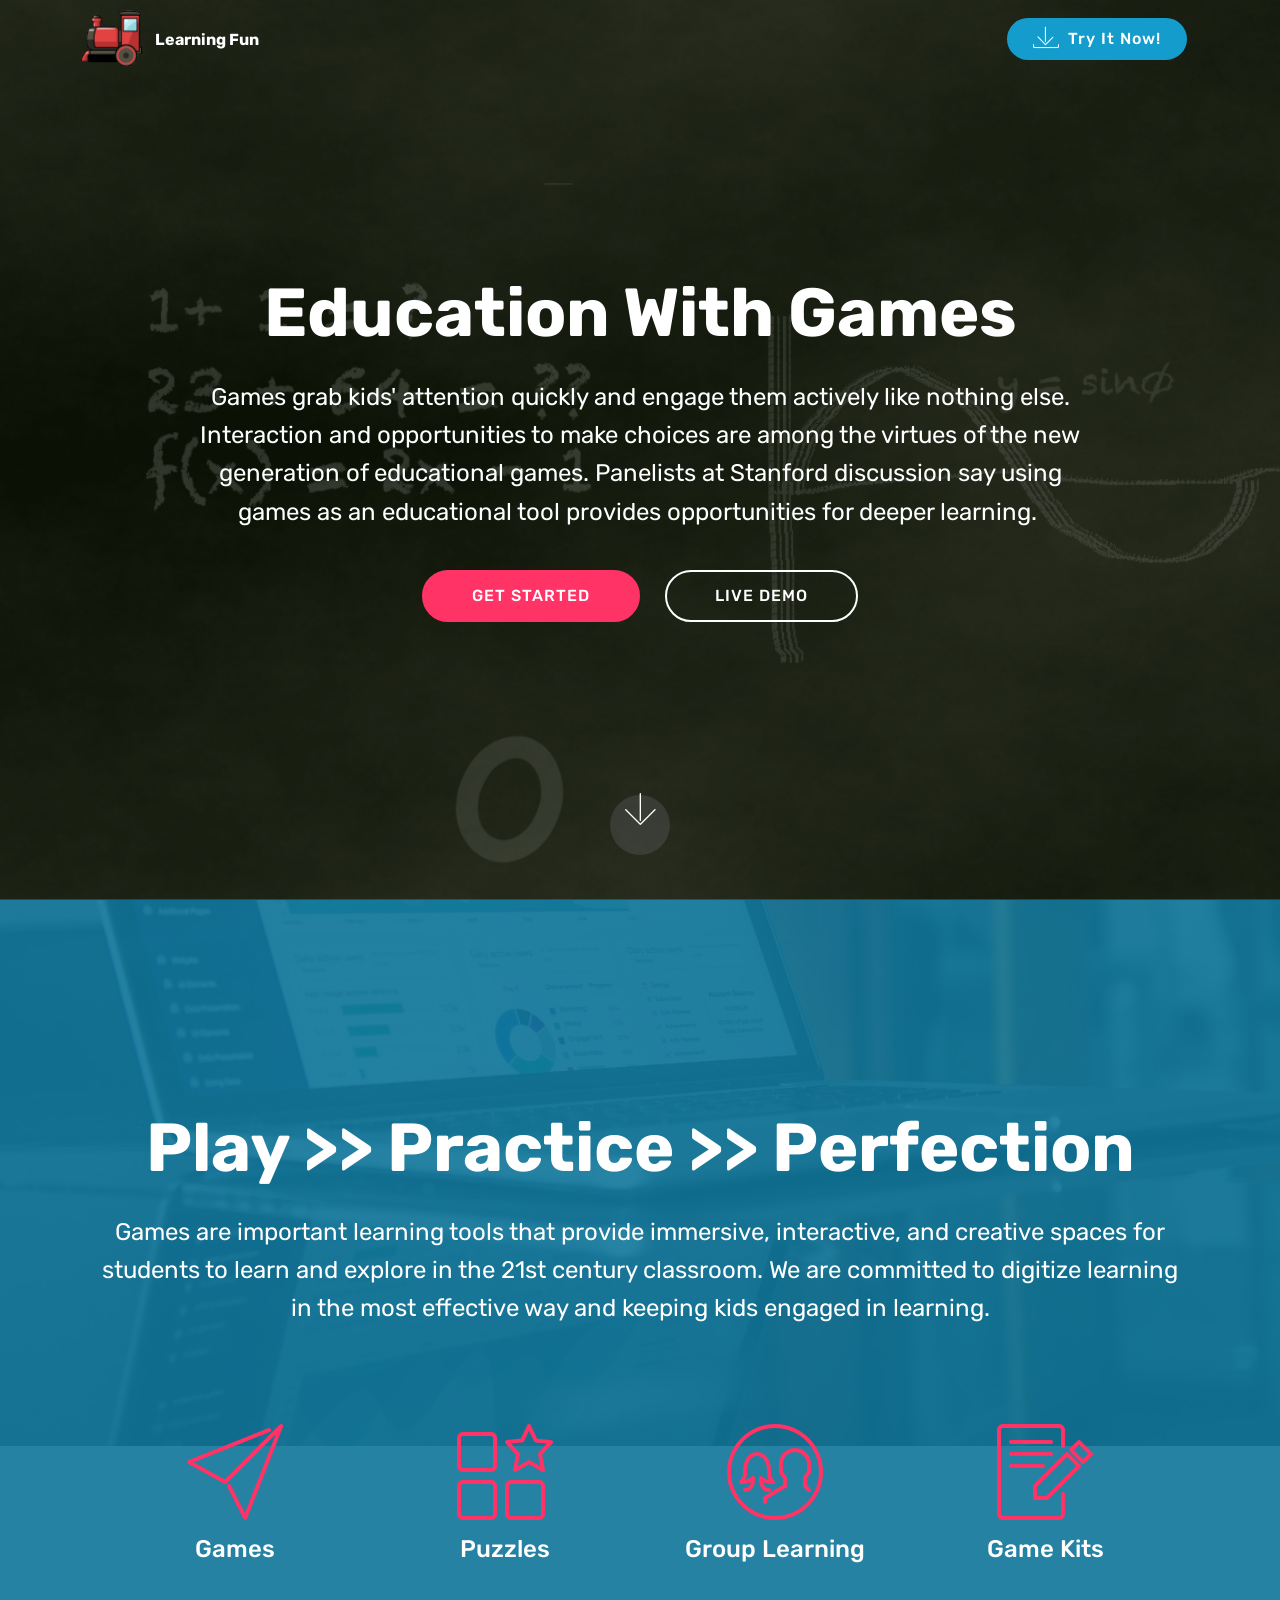
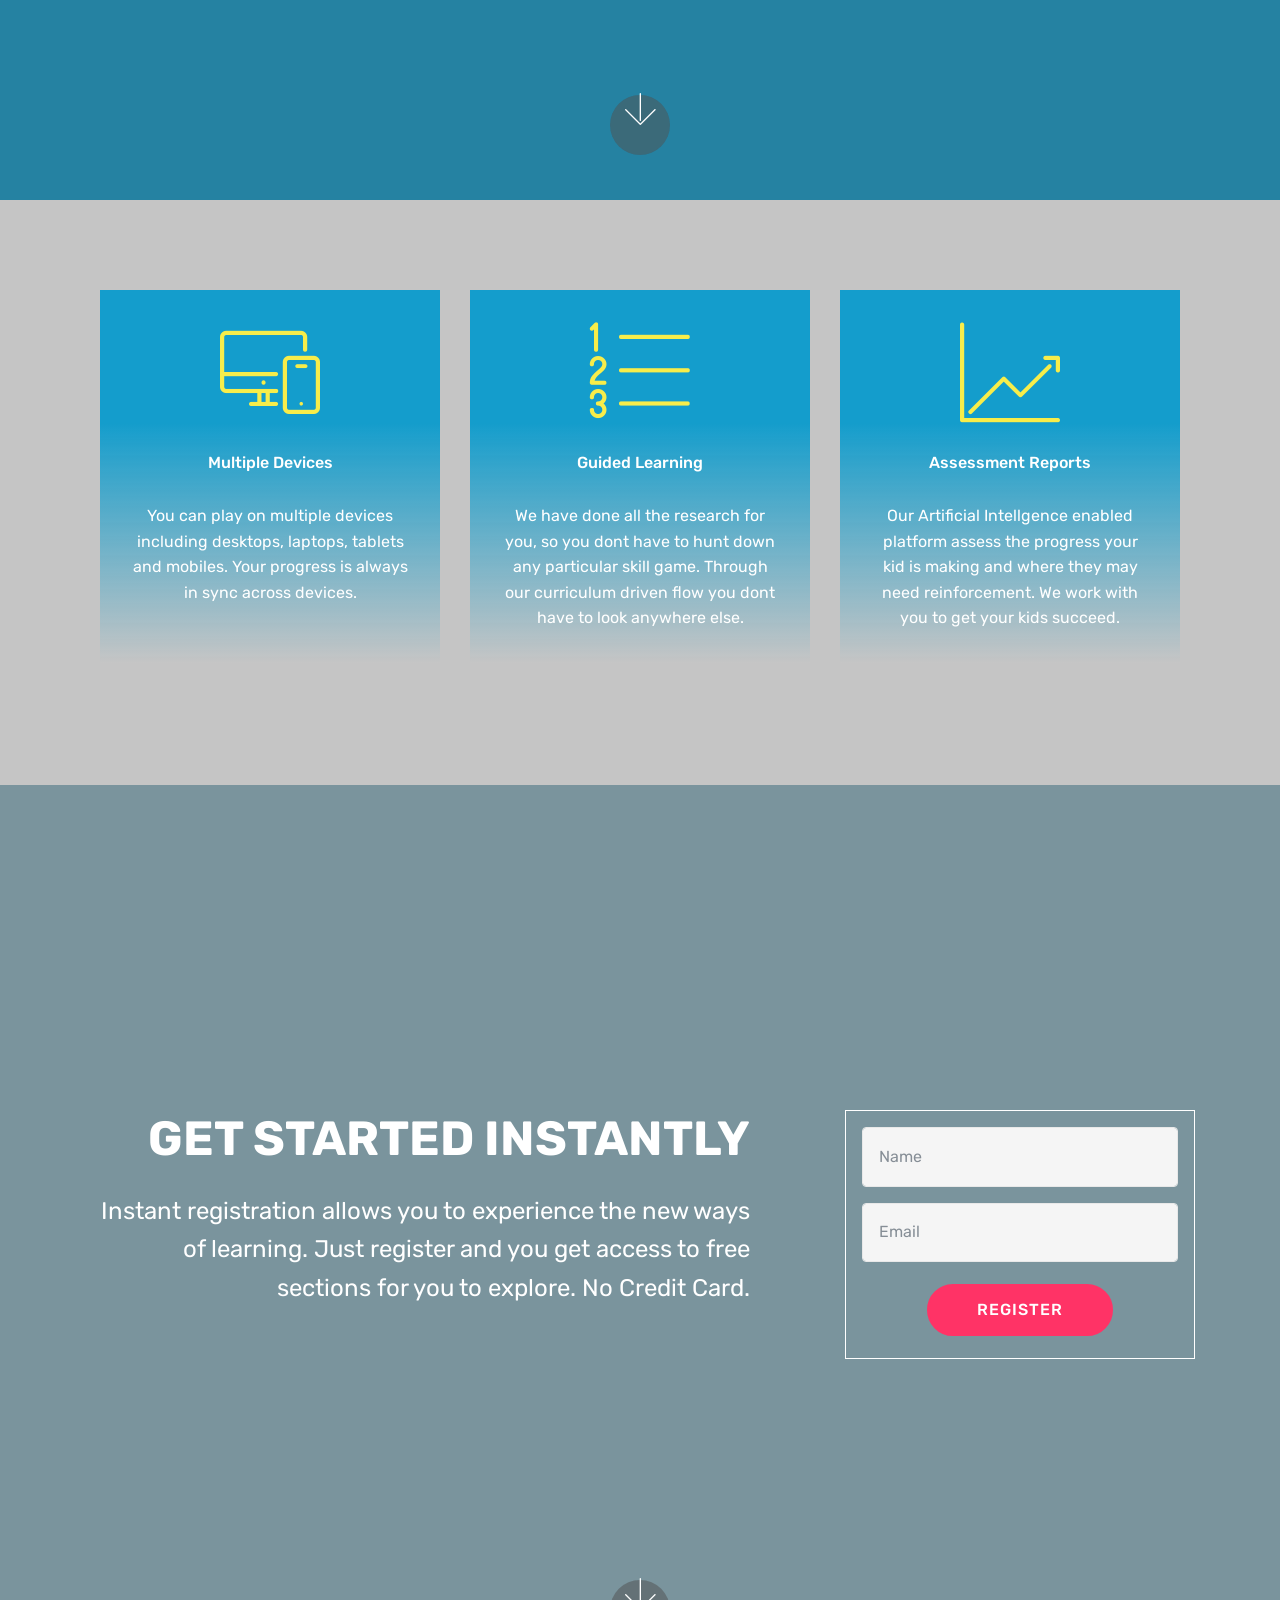
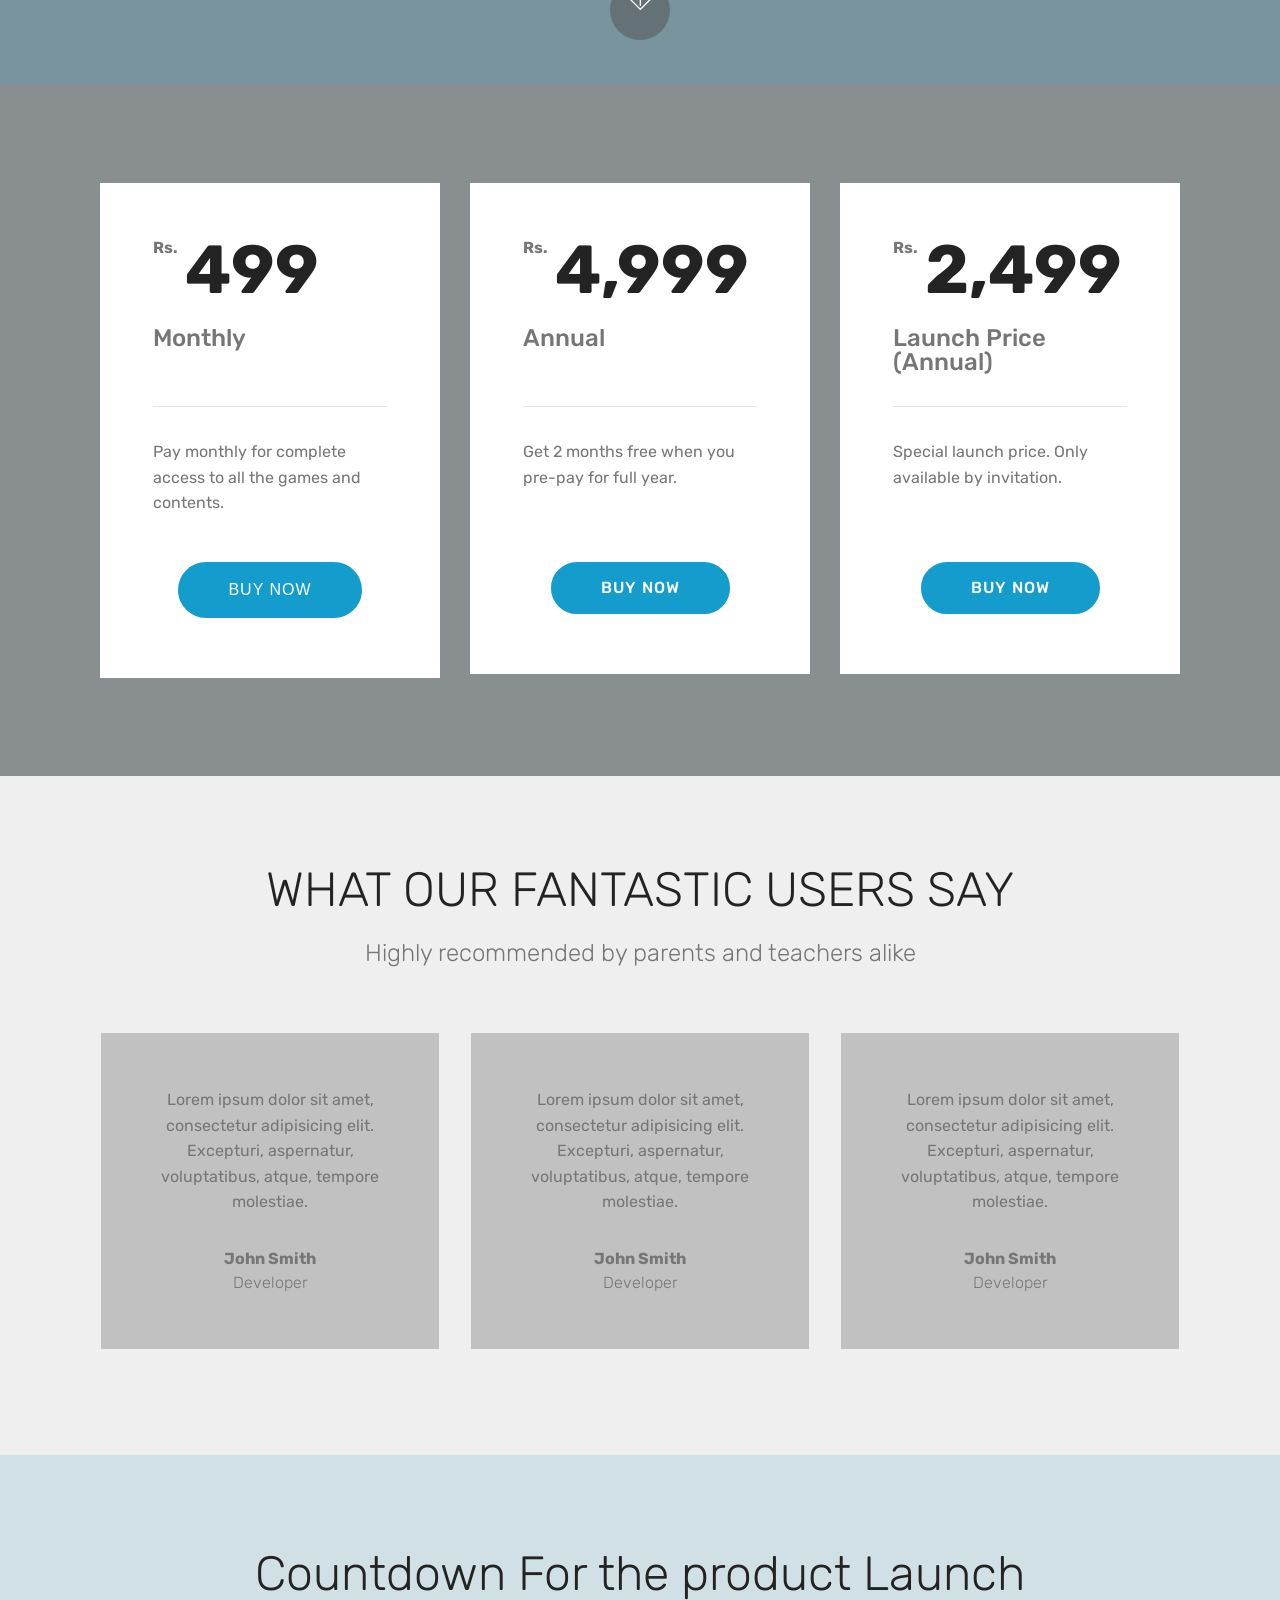
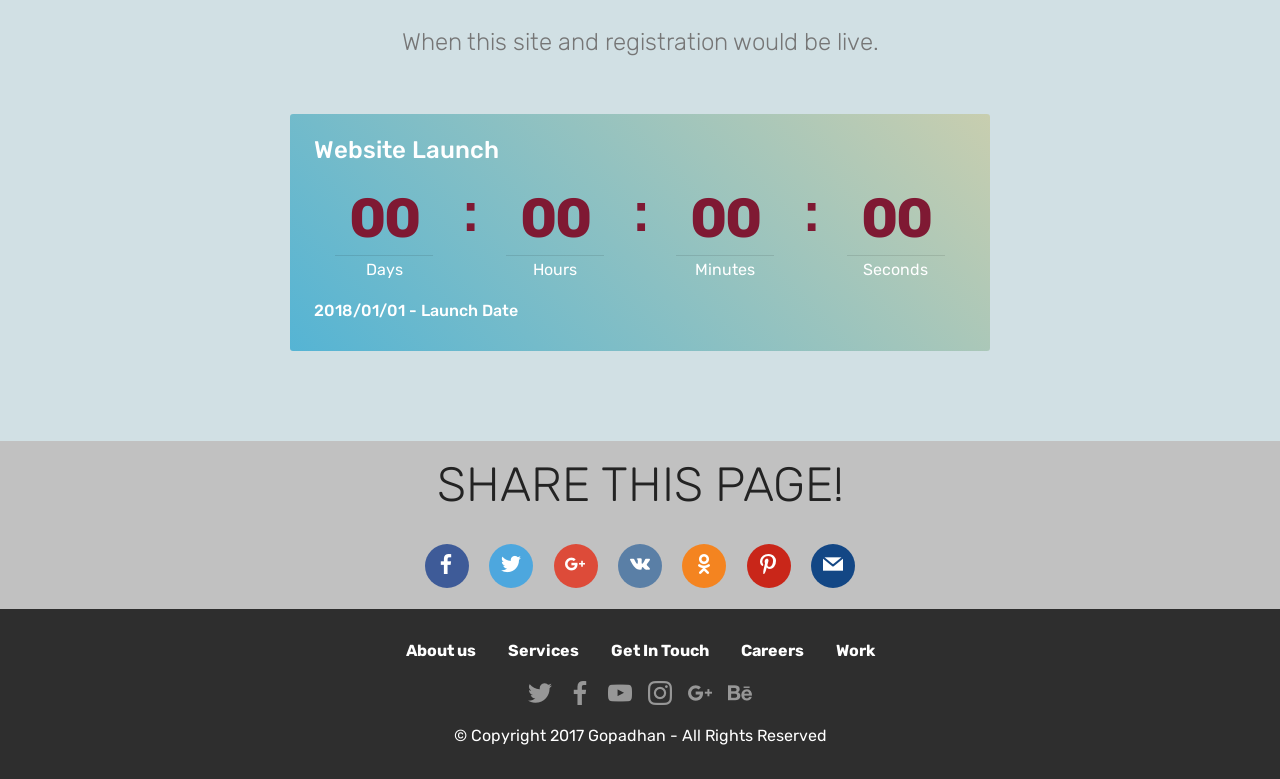
<file: index.html>
<!DOCTYPE html>
<html>
<head>

  <meta charset="UTF-8">
  <meta http-equiv="X-UA-Compatible" content="IE=edge">
  <link rel="shortcut icon" href="assets/images/engine-logo-128x128.png" type="image/x-icon">
  <meta name="description" content="">
  <title>Gamify the Education</title>
  <link rel="stylesheet" href="assets/web/assets/mobirise-icons/mobirise-icons.css">
  <link rel="stylesheet" href="assets/tether/tether.min.css">
  <link rel="stylesheet" href="assets/bootstrap/css/bootstrap.min.css">
  <link rel="stylesheet" href="assets/bootstrap/css/bootstrap-grid.min.css">
  <link rel="stylesheet" href="assets/bootstrap/css/bootstrap-reboot.min.css">
  <link rel="stylesheet" href="assets/dropdown/css/style.css">
  <link rel="stylesheet" href="assets/socicon/css/styles.css">
  <link rel="stylesheet" href="assets/theme/css/style.css">
  <link rel="stylesheet" href="assets/mobirise/css/mbr-additional.css" type="text/css">
  
  
  
</head>
<body>
<section class="menu cid-qw1z6mocji" once="menu" id="menu1-g" data-rv-view="556">

    

    <nav class="navbar navbar-expand beta-menu navbar-dropdown align-items-center navbar-fixed-top navbar-toggleable-sm bg-color transparent">
        <button class="navbar-toggler navbar-toggler-right" type="button" data-toggle="collapse" data-target="#navbarSupportedContent" aria-controls="navbarSupportedContent" aria-expanded="false" aria-label="Toggle navigation">
            <div class="hamburger">
                <span></span>
                <span></span>
                <span></span>
                <span></span>
            </div>
        </button>
        <div class="menu-logo">
            <div class="navbar-brand">
                <span class="navbar-logo">
                    <a href="#top">
                         <img src="assets/images/engine-logo-128x128.png" alt="Learning Fun Journey" title="Learning Fun Journey" media-simple="true" style="height: 3.9rem;">
                    </a>
                </span>
                <span class="navbar-caption-wrap"><a class="navbar-caption text-white display-4" href="index.html">
                        Learning Fun</a></span>
            </div>
        </div>
        <div class="collapse navbar-collapse" id="navbarSupportedContent">
            
            <div class="navbar-buttons mbr-section-btn"><a class="btn btn-sm btn-primary display-4" href="index.html#header15-p">
                    <span class="mbri-save mbr-iconfont mbr-iconfont-btn "></span>
                    Try It Now!
                </a></div>
        </div>
    </nav>
</section>

<section class="engine"><a href="https://mobirise.co/q">bootstrap slider</a></section><section class="cid-qw1z6ooBpY mbr-fullscreen mbr-parallax-background" id="header2-e" data-rv-view="558">

    

    

    <div class="container align-center">
        <div class="row justify-content-md-center">
            <div class="mbr-white col-md-10">
                <h1 class="mbr-section-title mbr-bold pb-3 mbr-fonts-style display-1">
                    Education With Games</h1>
                
                <p class="mbr-text pb-3 mbr-fonts-style display-5">Games grab kids' attention quickly and engage them actively like nothing else. Interaction and opportunities to make choices are among the virtues of the new generation of educational games. Panelists at Stanford discussion say using games as an educational tool provides opportunities for deeper learning.&nbsp;</p>
                <div class="mbr-section-btn"><a class="btn btn-md btn-secondary display-4" href="index.html#header15-p">GET STARTED</a>
                    <a class="btn btn-md btn-white-outline display-4" href="index.html#header12-n">LIVE DEMO</a></div>
            </div>
        </div>
    </div>
    <div class="mbr-arrow hidden-sm-down" aria-hidden="true">
        <a href="#next">
            <i class="mbri-down mbr-iconfont"></i>
        </a>
    </div>
</section>

<section class="header12 cid-qw1AceyYzQ mbr-fullscreen mbr-parallax-background" id="header12-n" data-rv-view="561">

    

    <div class="mbr-overlay" style="opacity: 0.9; background-color: rgb(15, 118, 153);">
    </div>

    <div class="container  ">
            <div class="media-container">
                <div class="col-md-12 align-center">
                    <h1 class="mbr-section-title pb-3 mbr-white mbr-bold mbr-fonts-style display-1">
                        Play >> Practice >> Perfection </h1>
                    <p class="mbr-text pb-3 mbr-white mbr-fonts-style display-5">Games are important learning tools that provide immersive, interactive, and creative spaces for students to learn and explore in the 21st century classroom. We are committed to digitize learning in the most effective way and keeping kids engaged in learning.</p>
            

                    <div class="icons-media-container mbr-white">
                        <div class="card col-12 col-md-6 col-lg-3">
                            <div class="icon-block">

                                <span class="mbr-iconfont mbri-paper-plane" style="color: rgb(255, 51, 102);" media-simple="true"></span>

                            </div>
                            <h5 class="mbr-fonts-style display-5">
                                Games</h5>
                        </div>

                        <div class="card col-12 col-md-6 col-lg-3">
                            <div class="icon-block">
                                
                                    <span class="mbr-iconfont mbri-features" style="color: rgb(255, 51, 102);" media-simple="true"></span>
                                
                            </div>
                            <h5 class="mbr-fonts-style display-5">
                                Puzzles</h5>
                        </div>

                        <div class="card col-12 col-md-6 col-lg-3">
                            <div class="icon-block">
                                
                                    <span class="mbr-iconfont mbri-users" style="color: rgb(255, 51, 102);" media-simple="true"></span>
                                
                            </div>
                            <h5 class="mbr-fonts-style display-5">
                                Group Learning</h5>
                        </div>
                      
                        <div class="card col-12 col-md-6 col-lg-3">
                            <div class="icon-block">
                                
                                    <span class="mbr-iconfont mbri-edit" style="color: rgb(255, 51, 102);" media-simple="true"></span>
                                
                            </div>
                            <h5 class="mbr-fonts-style display-5">
                                Game Kits</h5>
                        </div>

                    </div>
                </div>
            </div>
    </div>

    <div class="mbr-arrow hidden-sm-down" aria-hidden="true">
        <a href="#next">
            <i class="mbri-down mbr-iconfont"></i>
        </a>
    </div>
</section>

<section class="features8 cid-qw1Jw8LDdy mbr-parallax-background" id="features8-16" data-rv-view="564">

    

    <div class="mbr-overlay" style="opacity: 0.2; background-color: rgb(35, 35, 35);">
    </div>

    <div class="container">
        <div class="media-container-row">

            <div class="card  col-12 col-md-6 col-lg-4">
                <div class="card-img">
                    <span class="mbr-iconfont mbri-responsive" style="color: rgb(247, 237, 74);" media-simple="true"></span>
                </div>
                <div class="card-box align-center">
                    <h4 class="card-title mbr-fonts-style display-7">
                        Multiple Devices</h4>
                    <p class="mbr-text mbr-fonts-style display-7">
                       You can play on multiple devices including desktops, laptops, tablets and mobiles. Your progress is always in sync across devices.<br><br></p>

                </div>
            </div>

            <div class="card  col-12 col-md-6 col-lg-4">
                <div class="card-img">
                    <span class="mbr-iconfont mbri-numbered-list" style="color: rgb(247, 237, 74);" media-simple="true"></span>
                </div>
                <div class="card-box align-center">
                    <h4 class="card-title mbr-fonts-style display-7">
                        Guided Learning</h4>
                    <p class="mbr-text mbr-fonts-style display-7">
                       We have done all the research for you, so you dont have to hunt down any particular skill game. Through our curriculum driven flow you dont have to look anywhere else.</p>

                </div>
            </div>

            <div class="card  col-12 col-md-6 col-lg-4">
                <div class="card-img">
                    <span class="mbr-iconfont mbri-growing-chart" style="color: rgb(247, 237, 74);" media-simple="true"></span>
                </div>
                <div class="card-box align-center">
                    <h4 class="card-title mbr-fonts-style display-7">
                        Assessment Reports</h4>
                    <p class="mbr-text mbr-fonts-style display-7">
                       Our Artificial Intellgence enabled platform assess the progress your kid is making and where they may need reinforcement. We work with you to get your kids succeed.</p>

                </div>
            </div>

            
        </div>
    </div>
</section>

<section class="cid-qw1AeUHcIu mbr-fullscreen mbr-parallax-background" id="header15-p" data-rv-view="567">

    

    <div class="mbr-overlay" style="opacity: 0.5; background-color: rgb(7, 59, 76);"></div>

    <div class="container align-right">
<div class="row">
    <div class="mbr-white col-lg-8 col-md-7 content-container">
        <h1 class="mbr-section-title mbr-bold pb-3 mbr-fonts-style display-2">
            GET STARTED INSTANTLY</h1>
        <p class="mbr-text pb-3 mbr-fonts-style display-5">
            Instant registration allows you to experience the new ways of learning. Just register and you get access to free sections for you to explore. No Credit Card.</p>
    </div>
    <div class="col-lg-4 col-md-5">
    <div class="form-container">
        <div class="media-container-column" data-form-type="formoid">
            <div data-form-alert="" hidden="" class="align-center">Thanks for filling out the form!</div>
            <form class="mbr-form" action="https://mobirise.com/" method="post" data-form-title="Mobirise Form"><input type="hidden" data-form-email="true" value="P0EkAofp9h1SP/XYPvZysRMXahzknnaNuPdVFpMJMSpoSkQ8L9foyKwC9UfNlOBjbC8n21ZkeIQ/KIMGDYHyg8uKvFNJgId8w8NRufGLsUKdOuCz/kNgeZfBOJthLt9S">
                <div data-for="name">
                    <div class="form-group">
                        <input type="text" class="form-control px-3" name="name" data-form-field="Name" placeholder="Name" required="" id="name-header15-p">
                    </div>
                </div>
                <div data-for="email">
                    <div class="form-group">
                        <input type="email" class="form-control px-3" name="email" data-form-field="Email" placeholder="Email" required="" id="email-header15-p">
                    </div>
                </div>
                
                
                <span class="input-group-btn"><button href="" type="submit" class="btn btn-secondary btn-form display-4">REGISTER</button></span>
            </form>
        </div>
    </div>
    </div>
</div>
    </div>
    <div class="mbr-arrow hidden-sm-down" aria-hidden="true">
        <a href="#next">
            <i class="mbri-down mbr-iconfont"></i>
        </a>
    </div>
</section>

<section class="cid-qw1NKLQu2m mbr-parallax-background" id="pricing-tables3-1g" data-rv-view="570">

    

    <div class="mbr-overlay" style="opacity: 0.6; background-color: rgb(70, 80, 82);">
    </div>
    <div class="container">
        <div class="media-container-row">
            <div class=" col-12 col-lg-4 col-md-6 my-2">
                <div class="pricing">
                    <div class="plan-header">
                        <div class="plan-price">
                            <span class="price-value mbr-fonts-style display-7">Rs.&nbsp;</span>
                            <span class="price-figure mbr-fonts-style display-1">499</span>
                            <h3 class="plan-title mbr-fonts-style display-5">
                                Monthly<br><br></h3>
                            <hr>
                        </div>
                    </div>
                    <div class="plan-body">
                        <p class="mbr-text mbr-fonts-style display-7">
                            Pay monthly for complete access to all the games and contents.&nbsp;</p>
                        <div class="mbr-section-btn pt-4 text-center">
                            <a href="https://mobirise.com" class="btn btn-primary">BUY NOW</a>
                        </div>
                    </div>
                </div>
            </div>

            <div class="col-12 col-lg-4 col-md-6 my-2">
                <div class="pricing">
                    <div class="plan-header">
                        <div class="plan-price">
                            <span class="price-value mbr-fonts-style display-7">Rs.&nbsp;</span>
                            <span class="price-figure mbr-fonts-style display-1">4,999</span>
                            <h3 class="plan-title mbr-fonts-style display-5">
                                Annual<br><br></h3>
                            <hr>
                        </div>
                    </div>
                    <div class="plan-body">
                        <p class="mbr-text mbr-fonts-style display-7">Get 2 months free when you pre-pay for full year.<br><br></p>
                        <div class="mbr-section-btn pt-4 text-center">
                            <a href="https://mobirise.com" class="btn btn-primary display-4">BUY NOW</a>
                        </div>
                    </div>
                </div>
            </div>

            <div class="col-12 col-lg-4 col-md-6 my-2">
                <div class="pricing">
                    <div class="plan-header">
                        <div class="plan-price">
                            <span class="price-value mbr-fonts-style display-7">Rs.&nbsp;</span>
                            <span class="price-figure mbr-fonts-style display-1">
                                2,499</span>
                            <h3 class="plan-title mbr-fonts-style display-5">
                                Launch Price (Annual)</h3>
                            <hr>
                        </div>
                    </div>
                    <div class="plan-body ">
                        <p class="mbr-text mbr-fonts-style display-7">
                            Special launch price. Only available by invitation.<br><br></p>
                        <div class="mbr-section-btn pt-4 text-center">
                            <a href="https://mobirise.com" class="btn btn-primary display-4">BUY NOW</a>
                        </div>
                    </div>
                </div>
            </div>

        </div>
    </div>
</section>

<section class="testimonials1 cid-qw1K1smtnz mbr-parallax-background" id="testimonials1-1c" data-rv-view="573">

    

    <div class="mbr-overlay" style="opacity: 0.4; background-color: rgb(239, 239, 239);">
    </div>
    <div class="container">
        <div class="media-container-row">
            <div class="title col-12 align-center">
                <h2 class="pb-3 mbr-fonts-style display-2">
                    WHAT OUR FANTASTIC USERS SAY
                </h2>
                <h3 class="mbr-section-subtitle mbr-light pb-3 mbr-fonts-style display-5">Highly recommended by parents and teachers alike</h3>
            </div>
        </div>
    </div>

    <div class="container pt-3 mt-2">
        <div class="media-container-row">
            <div class="mbr-testimonial p-3 align-center col-12 col-md-6 col-lg-4">
                <div class="panel-item p-3">
                    <div class="card-block">
                        
                        <p class="mbr-text mbr-fonts-style display-7">
                           Lorem ipsum dolor sit amet, consectetur adipisicing elit. Excepturi, aspernatur, voluptatibus, atque, tempore molestiae.
                        </p>
                    </div>
                    <div class="card-footer">
                        <div class="mbr-author-name mbr-bold mbr-fonts-style display-7">
                             John Smith
                        </div>
                        <small class="mbr-author-desc mbr-italic mbr-light mbr-fonts-style display-7">
                               Developer
                        </small>
                    </div>
                </div>
            </div>

            <div class="mbr-testimonial p-3 align-center col-12 col-md-6 col-lg-4">
                <div class="panel-item p-3">
                    <div class="card-block">
                        
                        <p class="mbr-text mbr-fonts-style display-7">
                           Lorem ipsum dolor sit amet, consectetur adipisicing elit. Excepturi, aspernatur, voluptatibus, atque, tempore molestiae.
                        </p>
                    </div>
                    <div class="card-footer">
                        <div class="mbr-author-name mbr-bold mbr-fonts-style display-7">
                             John Smith
                        </div>
                        <small class="mbr-author-desc mbr-italic mbr-light mbr-fonts-style display-7">
                               Developer
                        </small>
                    </div>
                </div>
            </div>

            <div class="mbr-testimonial p-3 align-center col-12 col-md-6 col-lg-4">
                <div class="panel-item p-3">
                    <div class="card-block">
                        
                        <p class="mbr-text mbr-fonts-style display-7">
                           Lorem ipsum dolor sit amet, consectetur adipisicing elit. Excepturi, aspernatur, voluptatibus, atque, tempore molestiae.
                        </p>
                    </div>
                    <div class="card-footer">
                        <div class="mbr-author-name mbr-bold mbr-fonts-style display-7">
                             John Smith
                        </div>
                        <small class="mbr-author-desc mbr-italic mbr-light mbr-fonts-style display-7">
                               Developer
                        </small>
                    </div>
                </div>
            </div>

            

            

            
        </div>
    </div>   
</section>

<section class="countdown2 cid-qw1JKRdO8U mbr-parallax-background" id="countdown2-18" data-rv-view="576">

    

    <div class="mbr-overlay" style="opacity: 0.6; background-color: rgb(178, 204, 210);">
    </div>

    <div class="container">
        <h2 class="mbr-section-title pb-3 align-center mbr-fonts-style display-2">
            Countdown For the product Launch</h2>
        <h3 class="mbr-section-subtitle align-center mbr-fonts-style display-5">
            When this site and registration would be live.</h3>
    </div>
    <div class="container pt-5 mt-2">
        <div class=" countdown-cont align-center p-4">
            <div class="event-name align-left mbr-white ">
                <h4 class="mbr-fonts-style display-5">Website Launch</h4>
            </div>
            <div class="countdown align-center py-2" data-due-date="2018/01/01">
            </div>
            <div class="daysCountdown" title="Days"></div>
            <div class="hoursCountdown" title="Hours"></div>
            <div class="minutesCountdown" title="Minutes"></div>
            <div class="secondsCountdown" title="Seconds"></div>
            <div class="event-date align-left mbr-white">
                <h5 class="mbr-fonts-style display-7">2018/01/01 - Launch Date</h5>
            </div>
        </div>

        
    </div>
</section>

<section class="cid-qw1JXqwgUy" id="social-buttons3-1b" data-rv-view="579">
    
    

    

    <div class="container">
        <div class="media-container-row">
            <div class="col-md-8 align-center">
                <h2 class="pb-3 mbr-section-title mbr-fonts-style display-2">
                    SHARE THIS PAGE!
                </h2>
                <div>
                    <div class="mbr-social-likes">
                        <span class="btn btn-social socicon-bg-facebook facebook mx-2" title="Share link on Facebook">
                            <i class="socicon socicon-facebook"></i>
                        </span>
                        <span class="btn btn-social twitter socicon-bg-twitter mx-2" title="Share link on Twitter">
                            <i class="socicon socicon-twitter"></i>
                        </span>
                        <span class="btn btn-social plusone socicon-bg-googleplus mx-2" title="Share link on Google+">
                            <i class="socicon socicon-googleplus"></i>
                        </span>
                        <span class="btn btn-social vkontakte socicon-bg-vkontakte mx-2" title="Share link on VKontakte">
                            <i class="socicon socicon-vkontakte"></i>
                        </span>
                        <span class="btn btn-social odnoklassniki socicon-bg-odnoklassniki mx-2" title="Share link on Odnoklassniki">
                            <i class="socicon socicon-odnoklassniki"></i>
                        </span>
                        <span class="btn btn-social pinterest socicon-bg-pinterest mx-2" title="Share link on Pinterest">
                            <i class="socicon socicon-pinterest"></i>
                        </span>
                        <span class="btn btn-social mailru socicon-bg-mail mx-2" title="Share link on Mailru">
                            <i class="socicon socicon-mail"></i>
                        </span>
                    </div>
                </div>
            </div>
        </div>
    </div>
</section>

<section once="" class="cid-qw1K86sLYz" id="footer7-1e" data-rv-view="582">

    

    

    <div class="container">
        <div class="media-container-row align-center mbr-white">
            <div class="row">
                <ul class="foot-menu">
                    
                    
                    
                    
                    
                <li class="foot-menu-item mbr-fonts-style display-7">
                        <a class="text-white mbr-bold" href="#" target="_blank">About us</a>
                    </li><li class="foot-menu-item mbr-fonts-style display-7">
                        <a class="text-white mbr-bold" href="#" target="_blank">Services</a>
                    </li><li class="foot-menu-item mbr-fonts-style display-7">
                        <a class="text-white mbr-bold" href="#" target="_blank">Get In Touch</a>
                    </li><li class="foot-menu-item mbr-fonts-style display-7">
                        <a class="text-white mbr-bold" href="#" target="_blank">Careers</a>
                    </li><li class="foot-menu-item mbr-fonts-style display-7">
                        <a class="text-white mbr-bold" href="#" target="_blank">Work</a>
                    </li></ul>
            </div>
            <div class="row">
                <div class="social-list align-right pb-2">
                    
                    
                    
                    
                    
                    
                <div class="soc-item">
                        <a href="https://twitter.com/gopadhan" target="_blank">
                            <span class="mbr-iconfont mbr-iconfont-social socicon-twitter socicon" media-simple="true"></span>
                        </a>
                    </div><div class="soc-item">
                        <a href="https://www.facebook.com/pages/gopadhan" target="_blank">
                            <span class="mbr-iconfont mbr-iconfont-social socicon-facebook socicon" media-simple="true"></span>
                        </a>
                    </div><div class="soc-item">
                        <a href="https://www.youtube.com/c/gopadhan" target="_blank">
                            <span class="mbr-iconfont mbr-iconfont-social socicon-youtube socicon" media-simple="true"></span>
                        </a>
                    </div><div class="soc-item">
                        <a href="https://instagram.com/gopadhan" target="_blank">
                            <span class="mbr-iconfont mbr-iconfont-social socicon-instagram socicon" media-simple="true"></span>
                        </a>
                    </div><div class="soc-item">
                        <a href="https://plus.google.com/u/0/+Gopadhan" target="_blank">
                            <span class="mbr-iconfont mbr-iconfont-social socicon-googleplus socicon" media-simple="true"></span>
                        </a>
                    </div><div class="soc-item">
                        <a href="https://www.behance.net/Mobirise" target="_blank">
                            <span class="socicon-behance socicon mbr-iconfont mbr-iconfont-social" media-simple="true"></span>
                        </a>
                    </div></div>
            </div>
            <div class="row row-copirayt">
                <p class="mbr-text mb-0 mbr-fonts-style mbr-white display-7">
                    © Copyright 2017 Gopadhan - All Rights Reserved
                </p>
            </div>
        </div>
    </div>
</section>


  <script src="assets/web/assets/jquery/jquery.min.js"></script>
  <script src="assets/popper/popper.min.js"></script>
  <script src="assets/tether/tether.min.js"></script>
  <script src="assets/bootstrap/js/bootstrap.min.js"></script>
  <script src="assets/smooth-scroll/smooth-scroll.js"></script>
  <script src="assets/dropdown/js/script.min.js"></script>
  <script src="assets/touch-swipe/jquery.touch-swipe.min.js"></script>
  <script src="assets/countdown/jquery.countdown.min.js"></script>
  <script src="assets/social-likes/social-likes.js"></script>
  <script src="assets/jarallax/jarallax.min.js"></script>
  <script src="assets/theme/js/script.js"></script>
  <script src="assets/formoid/formoid.min.js"></script>
  
  
</body>
</html>
</file>
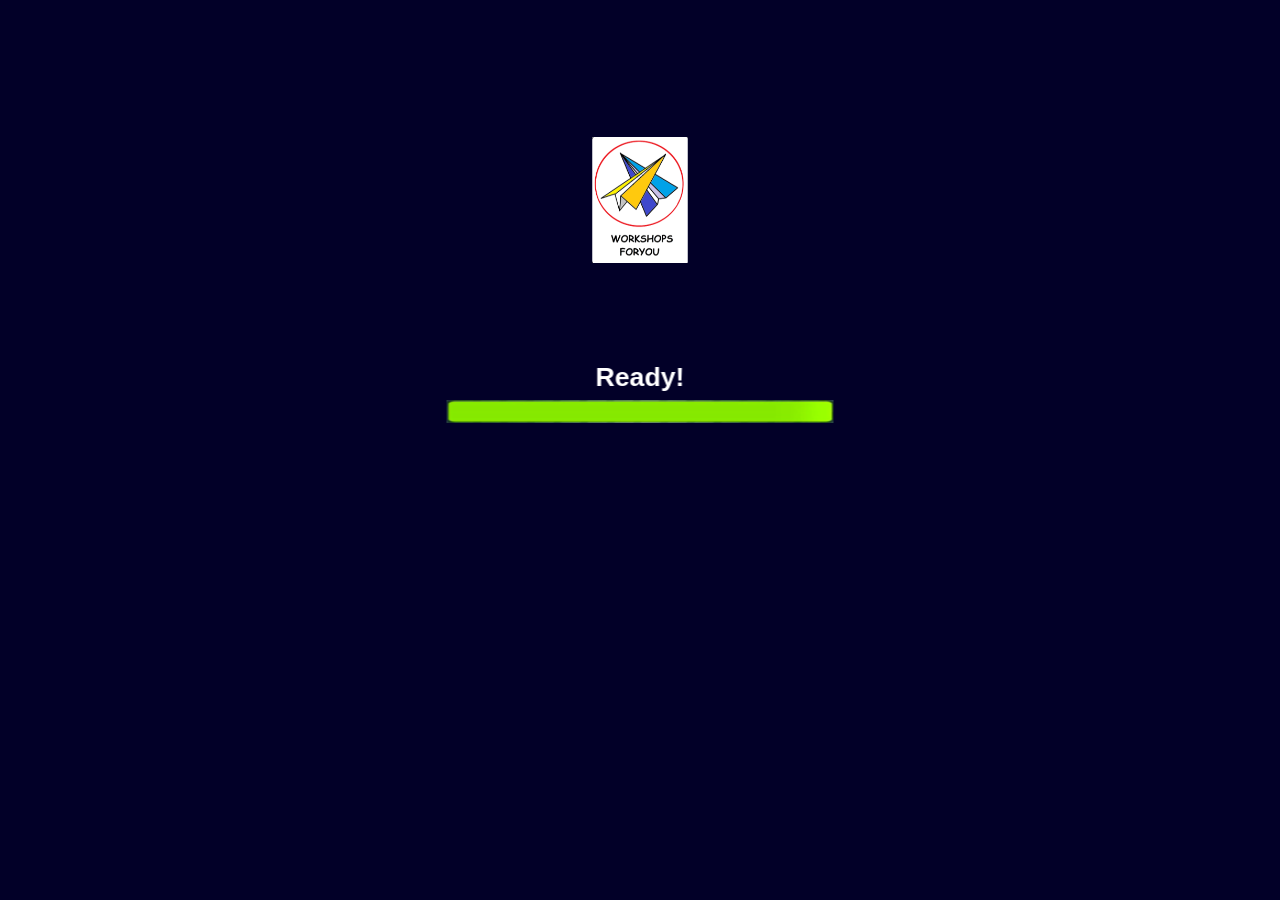
<file: game.html>
<!DOCTYPE html>
<html lang="en">
<head>
    <meta charset="UTF-8">
    <meta name="viewport" content="width=device-width, initial-scale=1.0, maximum-scale=1.0, minimum-scale=1.0, user-scalable=no, minimal-ui" />
    <meta name="apple-mobile-web-app-capable" content="yes" />
    <meta name="apple-mobile-web-app-status-bar-style" content="black" />
    <meta name="HandheldFriendly" content="true" />		
    <meta name="mobile-web-app-capable" content="yes" />
    <style type="text/css">
         body{
              padding:0px;
              margin:0px;
              background: #020028;
         }
    </style>
        
    <title>Phaser GoPaDhan Template</title>
</head>
<body>
    <main id="game"></main>
    <!--Rather than loading all of our assets in script tags, lets just load the minimum. 
        So it looks like we only need phaser.js and main.js. The benefit is that we can 
        actually have the engine start up much sooner. This way, the users don't have to
        wait so long before being greeted with the splash screen-->

    <script type="text/javascript" src="gamejs/vendor/phaser.js"></script>
    <script type="text/javascript" src="gamejs/main.js"></script>    
     <script type="text/javascript" src="gamejs/Splash.js"></script>
        <script type="text/javascript" src="gamejs/gamemenu.js"></script>
        <script type="text/javascript" src="gamejs/gamestart.js"></script>    

</body>
</html>
</file>
<file: assets/web/assets/mobirise-icons/mobirise-icons.css>
@font-face {
  font-family: 'MobiriseIcons';
  src:  url('mobirise-icons.eot?spat4u');
  src:  url('mobirise-icons.eot?spat4u#iefix') format('embedded-opentype'),
    url('mobirise-icons.ttf?spat4u') format('truetype'),
    url('mobirise-icons.woff?spat4u') format('woff'),
    url('mobirise-icons.svg?spat4u#MobiriseIcons') format('svg');
  font-weight: normal;
  font-style: normal;
}

[class^="mbri-"], [class*=" mbri-"] {
  /* use !important to prevent issues with browser extensions that change fonts */
  font-family: MobiriseIcons !important;
  speak: none;
  font-style: normal;
  font-weight: normal;
  font-variant: normal;
  text-transform: none;
  line-height: 1;

  /* Better Font Rendering =========== */
  -webkit-font-smoothing: antialiased;
  -moz-osx-font-smoothing: grayscale;
}

.mbri-add-submenu:before {
  content: "\e900";
}
.mbri-alert:before {
  content: "\e901";
}
.mbri-align-center:before {
  content: "\e902";
}
.mbri-align-justify:before {
  content: "\e903";
}
.mbri-align-left:before {
  content: "\e904";
}
.mbri-align-right:before {
  content: "\e905";
}
.mbri-android:before {
  content: "\e906";
}
.mbri-apple:before {
  content: "\e907";
}
.mbri-arrow-down:before {
  content: "\e908";
}
.mbri-arrow-next:before {
  content: "\e909";
}
.mbri-arrow-prev:before {
  content: "\e90a";
}
.mbri-arrow-up:before {
  content: "\e90b";
}
.mbri-bold:before {
  content: "\e90c";
}
.mbri-bookmark:before {
  content: "\e90d";
}
.mbri-bootstrap:before {
  content: "\e90e";
}
.mbri-briefcase:before {
  content: "\e90f";
}
.mbri-browse:before {
  content: "\e910";
}
.mbri-bulleted-list:before {
  content: "\e911";
}
.mbri-calendar:before {
  content: "\e912";
}
.mbri-camera:before {
  content: "\e913";
}
.mbri-cart-add:before {
  content: "\e914";
}
.mbri-cart-full:before {
  content: "\e915";
}
.mbri-cash:before {
  content: "\e916";
}
.mbri-change-style:before {
  content: "\e917";
}
.mbri-chat:before {
  content: "\e918";
}
.mbri-clock:before {
  content: "\e919";
}
.mbri-close:before {
  content: "\e91a";
}
.mbri-cloud:before {
  content: "\e91b";
}
.mbri-code:before {
  content: "\e91c";
}
.mbri-contact-form:before {
  content: "\e91d";
}
.mbri-credit-card:before {
  content: "\e91e";
}
.mbri-cursor-click:before {
  content: "\e91f";
}
.mbri-cust-feedback:before {
  content: "\e920";
}
.mbri-database:before {
  content: "\e921";
}
.mbri-delivery:before {
  content: "\e922";
}
.mbri-desktop:before {
  content: "\e923";
}
.mbri-devices:before {
  content: "\e924";
}
.mbri-down:before {
  content: "\e925";
}
.mbri-download:before {
  content: "\e989";
}
.mbri-drag-n-drop:before {
  content: "\e927";
}
.mbri-drag-n-drop2:before {
  content: "\e928";
}
.mbri-edit:before {
  content: "\e929";
}
.mbri-edit2:before {
  content: "\e92a";
}
.mbri-error:before {
  content: "\e92b";
}
.mbri-extension:before {
  content: "\e92c";
}
.mbri-features:before {
  content: "\e92d";
}
.mbri-file:before {
  content: "\e92e";
}
.mbri-flag:before {
  content: "\e92f";
}
.mbri-folder:before {
  content: "\e930";
}
.mbri-gift:before {
  content: "\e931";
}
.mbri-github:before {
  content: "\e932";
}
.mbri-globe:before {
  content: "\e933";
}
.mbri-globe-2:before {
  content: "\e934";
}
.mbri-growing-chart:before {
  content: "\e935";
}
.mbri-hearth:before {
  content: "\e936";
}
.mbri-help:before {
  content: "\e937";
}
.mbri-home:before {
  content: "\e938";
}
.mbri-hot-cup:before {
  content: "\e939";
}
.mbri-idea:before {
  content: "\e93a";
}
.mbri-image-gallery:before {
  content: "\e93b";
}
.mbri-image-slider:before {
  content: "\e93c";
}
.mbri-info:before {
  content: "\e93d";
}
.mbri-italic:before {
  content: "\e93e";
}
.mbri-key:before {
  content: "\e93f";
}
.mbri-laptop:before {
  content: "\e940";
}
.mbri-layers:before {
  content: "\e941";
}
.mbri-left-right:before {
  content: "\e942";
}
.mbri-left:before {
  content: "\e943";
}
.mbri-letter:before {
  content: "\e944";
}
.mbri-like:before {
  content: "\e945";
}
.mbri-link:before {
  content: "\e946";
}
.mbri-lock:before {
  content: "\e947";
}
.mbri-login:before {
  content: "\e948";
}
.mbri-logout:before {
  content: "\e949";
}
.mbri-magic-stick:before {
  content: "\e94a";
}
.mbri-map-pin:before {
  content: "\e94b";
}
.mbri-menu:before {
  content: "\e94c";
}
.mbri-mobile:before {
  content: "\e94d";
}
.mbri-mobile2:before {
  content: "\e94e";
}
.mbri-mobirise:before {
  content: "\e94f";
}
.mbri-more-horizontal:before {
  content: "\e950";
}
.mbri-more-vertical:before {
  content: "\e951";
}
.mbri-music:before {
  content: "\e952";
}
.mbri-new-file:before {
  content: "\e953";
}
.mbri-numbered-list:before {
  content: "\e954";
}
.mbri-opened-folder:before {
  content: "\e955";
}
.mbri-pages:before {
  content: "\e956";
}
.mbri-paper-plane:before {
  content: "\e957";
}
.mbri-paperclip:before {
  content: "\e958";
}
.mbri-photo:before {
  content: "\e959";
}
.mbri-photos:before {
  content: "\e95a";
}
.mbri-pin:before {
  content: "\e95b";
}
.mbri-play:before {
  content: "\e95c";
}
.mbri-plus:before {
  content: "\e95d";
}
.mbri-preview:before {
  content: "\e95e";
}
.mbri-print:before {
  content: "\e95f";
}
.mbri-protect:before {
  content: "\e960";
}
.mbri-question:before {
  content: "\e961";
}
.mbri-quote-left:before {
  content: "\e962";
}
.mbri-quote-right:before {
  content: "\e963";
}
.mbri-refresh:before {
  content: "\e964";
}
.mbri-responsive:before {
  content: "\e965";
}
.mbri-right:before {
  content: "\e966";
}
.mbri-rocket:before {
  content: "\e967";
}
.mbri-sad-face:before {
  content: "\e968";
}
.mbri-sale:before {
  content: "\e969";
}
.mbri-save:before {
  content: "\e96a";
}
.mbri-search:before {
  content: "\e96b";
}
.mbri-setting:before {
  content: "\e96c";
}
.mbri-setting2:before {
  content: "\e96d";
}
.mbri-setting3:before {
  content: "\e96e";
}
.mbri-share:before {
  content: "\e96f";
}
.mbri-shopping-bag:before {
  content: "\e970";
}
.mbri-shopping-basket:before {
  content: "\e971";
}
.mbri-shopping-cart:before {
  content: "\e972";
}
.mbri-sites:before {
  content: "\e973";
}
.mbri-smile-face:before {
  content: "\e974";
}
.mbri-speed:before {
  content: "\e975";
}
.mbri-star:before {
  content: "\e976";
}
.mbri-success:before {
  content: "\e977";
}
.mbri-sun:before {
  content: "\e978";
}
.mbri-sun2:before {
  content: "\e979";
}
.mbri-tablet:before {
  content: "\e97a";
}
.mbri-tablet-vertical:before {
  content: "\e97b";
}
.mbri-target:before {
  content: "\e97c";
}
.mbri-timer:before {
  content: "\e97d";
}
.mbri-to-ftp:before {
  content: "\e97e";
}
.mbri-to-local-drive:before {
  content: "\e97f";
}
.mbri-touch-swipe:before {
  content: "\e980";
}
.mbri-touch:before {
  content: "\e981";
}
.mbri-trash:before {
  content: "\e982";
}
.mbri-underline:before {
  content: "\e983";
}
.mbri-unlink:before {
  content: "\e984";
}
.mbri-unlock:before {
  content: "\e985";
}
.mbri-up-down:before {
  content: "\e986";
}
.mbri-up:before {
  content: "\e987";
}
.mbri-update:before {
  content: "\e988";
}
.mbri-upload:before {
 content: "\e926"; 
}
.mbri-user:before {
  content: "\e98a";
}
.mbri-user2:before {
  content: "\e98b";
}
.mbri-users:before {
  content: "\e98c";
}
.mbri-video:before {
  content: "\e98d";
}
.mbri-video-play:before {
  content: "\e98e";
}
.mbri-watch:before {
  content: "\e98f";
}
.mbri-website-theme:before {
  content: "\e990";
}
.mbri-wifi:before {
  content: "\e991";
}
.mbri-windows:before {
  content: "\e992";
}
.mbri-zoom-out:before {
  content: "\e993";
}
.mbri-redo:before {
  content: "\e994";
}
.mbri-undo:before {
  content: "\e995";
}
</file>
<file: assets/dropdown/css/style.css>
.navbar-dropdown {
  left: 0;
  padding: 0;
  position: absolute;
  right: 0;
  top: 0;
  transition: all 0.45s ease;
  z-index: 1030;
  background: #282828; }
  .navbar-dropdown .navbar-logo {
    margin-right: 0.8rem;
    transition: margin 0.3s ease-in-out;
    vertical-align: middle; }
    .navbar-dropdown .navbar-logo img {
      height: 3.125rem;
      transition: all 0.3s ease-in-out; }
    .navbar-dropdown .navbar-logo.mbr-iconfont {
      font-size: 3.125rem;
      line-height: 3.125rem; }
  .navbar-dropdown .navbar-caption {
    font-weight: 700;
    white-space: normal;
    vertical-align: -4px;
    line-height: 3.125rem !important; }
    .navbar-dropdown .navbar-caption, .navbar-dropdown .navbar-caption:hover {
      color: inherit;
      text-decoration: none; }
  .navbar-dropdown .mbr-iconfont + .navbar-caption {
    vertical-align: -1px; }
  .navbar-dropdown.navbar-fixed-top {
    position: fixed; }
  .navbar-dropdown .navbar-brand span {
    vertical-align: -4px; }
  .navbar-dropdown.bg-color.transparent {
    background: none; }
  .navbar-dropdown.navbar-short .navbar-brand {
    padding: 0.625rem 0; }
    .navbar-dropdown.navbar-short .navbar-brand span {
      vertical-align: -1px; }
  .navbar-dropdown.navbar-short .navbar-caption {
    line-height: 2.375rem !important;
    vertical-align: -2px; }
  .navbar-dropdown.navbar-short .navbar-logo {
    margin-right: 0.5rem; }
    .navbar-dropdown.navbar-short .navbar-logo img {
      height: 2.375rem; }
    .navbar-dropdown.navbar-short .navbar-logo.mbr-iconfont {
      font-size: 2.375rem;
      line-height: 2.375rem; }
  .navbar-dropdown.navbar-short .mbr-table-cell {
    height: 3.625rem; }
  .navbar-dropdown .navbar-close {
    left: 0.6875rem;
    position: fixed;
    top: 0.75rem;
    z-index: 1000; }
  .navbar-dropdown .hamburger-icon {
    content: "";
    display: inline-block;
    vertical-align: middle;
    width: 16px;
    -webkit-box-shadow: 0 -6px 0 1px #282828,0 0 0 1px #282828,0 6px 0 1px #282828;
    -moz-box-shadow: 0 -6px 0 1px #282828,0 0 0 1px #282828,0 6px 0 1px #282828;
    box-shadow: 0 -6px 0 1px #282828,0 0 0 1px #282828,0 6px 0 1px #282828; }

.dropdown-menu .dropdown-toggle[data-toggle="dropdown-submenu"]::after {
  border-bottom: 0.35em solid transparent;
  border-left: 0.35em solid;
  border-right: 0;
  border-top: 0.35em solid transparent;
  margin-left: 0.3rem; }

.dropdown-menu .dropdown-item:focus {
  outline: 0; }

.nav-dropdown {
  font-size: 0.75rem;
  font-weight: 500;
  height: auto !important; }
  .nav-dropdown .nav-btn {
    padding-left: 1rem; }
  .nav-dropdown .link {
    margin: .667em 1.667em;
    font-weight: 500;
    padding: 0;
    transition: color .2s ease-in-out; }
    .nav-dropdown .link.dropdown-toggle {
      margin-right: 2.583em; }
      .nav-dropdown .link.dropdown-toggle::after {
        margin-left: .25rem;
        border-top: 0.35em solid;
        border-right: 0.35em solid transparent;
        border-left: 0.35em solid transparent;
        border-bottom: 0; }
      .nav-dropdown .link.dropdown-toggle[aria-expanded="true"] {
        margin: 0;
        padding: 0.667em 3.263em  0.667em 1.667em; }
  .nav-dropdown .link::after,
  .nav-dropdown .dropdown-item::after {
    color: inherit; }
  .nav-dropdown .btn {
    font-size: 0.75rem;
    font-weight: 700;
    letter-spacing: 0;
    margin-bottom: 0;
    padding-left: 1.25rem;
    padding-right: 1.25rem; }
  .nav-dropdown .dropdown-menu {
    border-radius: 0;
    border: 0;
    left: 0;
    margin: 0;
    padding-bottom: 1.25rem;
    padding-top: 1.25rem;
    position: relative; }
  .nav-dropdown .dropdown-submenu {
    margin-left: 0.125rem;
    top: 0; }
  .nav-dropdown .dropdown-item {
    font-weight: 500;
    line-height: 2;
    padding: 0.3846em 4.615em 0.3846em 1.5385em;
    position: relative;
    transition: color .2s ease-in-out, background-color .2s ease-in-out; }
    .nav-dropdown .dropdown-item::after {
      margin-top: -0.3077em;
      position: absolute;
      right: 1.1538em;
      top: 50%; }
    .nav-dropdown .dropdown-item:focus, .nav-dropdown .dropdown-item:hover {
      background: none; }

@media (max-width: 767px) {
  .nav-dropdown.navbar-toggleable-sm {
    bottom: 0;
    display: none;
    left: 0;
    overflow-x: hidden;
    position: fixed;
    top: 0;
    transform: translateX(-100%);
    -ms-transform: translateX(-100%);
    -webkit-transform: translateX(-100%);
    width: 18.75rem;
    z-index: 999; } }
.nav-dropdown.navbar-toggleable-xl {
  bottom: 0;
  display: none;
  left: 0;
  overflow-x: hidden;
  position: fixed;
  top: 0;
  transform: translateX(-100%);
  -ms-transform: translateX(-100%);
  -webkit-transform: translateX(-100%);
  width: 18.75rem;
  z-index: 999; }

.nav-dropdown-sm {
  display: block !important;
  overflow-x: hidden;
  overflow: auto;
  padding-top: 3.875rem; }
  .nav-dropdown-sm::after {
    content: "";
    display: block;
    height: 3rem;
    width: 100%; }
  .nav-dropdown-sm.collapse.in ~ .navbar-close {
    display: block !important; }
  .nav-dropdown-sm.collapsing, .nav-dropdown-sm.collapse.in {
    transform: translateX(0);
    -ms-transform: translateX(0);
    -webkit-transform: translateX(0);
    transition: all 0.25s ease-out;
    -webkit-transition: all 0.25s ease-out;
    background: #282828; }
  .nav-dropdown-sm.collapsing[aria-expanded="false"] {
    transform: translateX(-100%);
    -ms-transform: translateX(-100%);
    -webkit-transform: translateX(-100%); }
  .nav-dropdown-sm .nav-item {
    display: block;
    margin-left: 0 !important;
    padding-left: 0; }
  .nav-dropdown-sm .link,
  .nav-dropdown-sm .dropdown-item {
    border-top: 1px dotted rgba(255, 255, 255, 0.1);
    font-size: 0.8125rem;
    line-height: 1.6;
    margin: 0 !important;
    padding: 0.875rem 2.4rem 0.875rem 1.5625rem !important;
    position: relative;
    white-space: normal; }
    .nav-dropdown-sm .link:focus, .nav-dropdown-sm .link:hover,
    .nav-dropdown-sm .dropdown-item:focus,
    .nav-dropdown-sm .dropdown-item:hover {
      background: rgba(0, 0, 0, 0.2) !important;
      color: #c0a375; }
  .nav-dropdown-sm .nav-btn {
    position: relative;
    padding: 1.5625rem 1.5625rem 0 1.5625rem; }
    .nav-dropdown-sm .nav-btn::before {
      border-top: 1px dotted rgba(255, 255, 255, 0.1);
      content: "";
      left: 0;
      position: absolute;
      top: 0;
      width: 100%; }
    .nav-dropdown-sm .nav-btn + .nav-btn {
      padding-top: 0.625rem; }
      .nav-dropdown-sm .nav-btn + .nav-btn::before {
        display: none; }
  .nav-dropdown-sm .btn {
    padding: 0.625rem 0; }
  .nav-dropdown-sm .dropdown-toggle[data-toggle="dropdown-submenu"]::after {
    margin-left: .25rem;
    border-top: 0.35em solid;
    border-right: 0.35em solid transparent;
    border-left: 0.35em solid transparent;
    border-bottom: 0; }
  .nav-dropdown-sm .dropdown-toggle[data-toggle="dropdown-submenu"][aria-expanded="true"]::after {
    border-top: 0;
    border-right: 0.35em solid transparent;
    border-left: 0.35em solid transparent;
    border-bottom: 0.35em solid; }
  .nav-dropdown-sm .dropdown-menu {
    margin: 0;
    padding: 0;
    position: relative;
    top: 0;
    left: 0;
    width: 100%;
    border: 0;
    float: none;
    border-radius: 0;
    background: none; }
  .nav-dropdown-sm .dropdown-submenu {
    left: 100%;
    margin-left: 0.125rem;
    margin-top: -1.25rem;
    top: 0; }

.navbar-toggleable-sm .nav-dropdown .dropdown-menu {
  position: absolute; }

.navbar-toggleable-sm .nav-dropdown .dropdown-submenu {
  left: 100%;
  margin-left: 0.125rem;
  margin-top: -1.25rem;
  top: 0; }

.navbar-toggleable-sm.opened .nav-dropdown .dropdown-menu {
  position: relative; }

.navbar-toggleable-sm.opened .nav-dropdown .dropdown-submenu {
  left: 0;
  margin-left: 00rem;
  margin-top: 0rem;
  top: 0; }

.is-builder .nav-dropdown.collapsing {
  transition: none !important; }

/*# sourceMappingURL=style.css.map */
</file>
<file: assets/socicon/css/styles.css>
@charset "UTF-8";

@font-face {
  font-family: "socicon";
  src:url("../fonts/socicon.eot");
  src:url("../fonts/socicon.eot?#iefix") format("embedded-opentype"),
    url("../fonts/socicon.woff") format("woff"),
    url("../fonts/socicon.ttf") format("truetype"),
    url("../fonts/socicon.svg#socicon") format("svg");
  font-weight: normal;
  font-style: normal;

}

[data-icon]:before {
  font-family: "socicon" !important;
  content: attr(data-icon);
  font-style: normal !important;
  font-weight: normal !important;
  font-variant: normal !important;
  text-transform: none !important;
  speak: none;
  line-height: 1;
  -webkit-font-smoothing: antialiased;
  -moz-osx-font-smoothing: grayscale;
}

[class^="socicon-"]:before,
[class*=" socicon-"]:before {
  font-family: "socicon" !important;
  font-style: normal !important;
  font-weight: normal !important;
  font-variant: normal !important;
  text-transform: none !important;
  speak: none;
  line-height: 1;
  -webkit-font-smoothing: antialiased;
  -moz-osx-font-smoothing: grayscale;
}

.socicon-modelmayhem:before {
  content: "\e000";
}
.socicon-mixcloud:before {
  content: "\e001";
}
.socicon-drupal:before {
  content: "\e002";
}
.socicon-swarm:before {
  content: "\e003";
}
.socicon-istock:before {
  content: "\e004";
}
.socicon-yammer:before {
  content: "\e005";
}
.socicon-ello:before {
  content: "\e006";
}
.socicon-stackoverflow:before {
  content: "\e007";
}
.socicon-persona:before {
  content: "\e008";
}
.socicon-triplej:before {
  content: "\e009";
}
.socicon-houzz:before {
  content: "\e00a";
}
.socicon-rss:before {
  content: "\e00b";
}
.socicon-paypal:before {
  content: "\e00c";
}
.socicon-odnoklassniki:before {
  content: "\e00d";
}
.socicon-airbnb:before {
  content: "\e00e";
}
.socicon-periscope:before {
  content: "\e00f";
}
.socicon-outlook:before {
  content: "\e010";
}
.socicon-coderwall:before {
  content: "\e011";
}
.socicon-tripadvisor:before {
  content: "\e012";
}
.socicon-appnet:before {
  content: "\e013";
}
.socicon-goodreads:before {
  content: "\e014";
}
.socicon-tripit:before {
  content: "\e015";
}
.socicon-lanyrd:before {
  content: "\e016";
}
.socicon-slideshare:before {
  content: "\e017";
}
.socicon-buffer:before {
  content: "\e018";
}
.socicon-disqus:before {
  content: "\e019";
}
.socicon-vkontakte:before {
  content: "\e01a";
}
.socicon-whatsapp:before {
  content: "\e01b";
}
.socicon-patreon:before {
  content: "\e01c";
}
.socicon-storehouse:before {
  content: "\e01d";
}
.socicon-pocket:before {
  content: "\e01e";
}
.socicon-mail:before {
  content: "\e01f";
}
.socicon-blogger:before {
  content: "\e020";
}
.socicon-technorati:before {
  content: "\e021";
}
.socicon-reddit:before {
  content: "\e022";
}
.socicon-dribbble:before {
  content: "\e023";
}
.socicon-stumbleupon:before {
  content: "\e024";
}
.socicon-digg:before {
  content: "\e025";
}
.socicon-envato:before {
  content: "\e026";
}
.socicon-behance:before {
  content: "\e027";
}
.socicon-delicious:before {
  content: "\e028";
}
.socicon-deviantart:before {
  content: "\e029";
}
.socicon-forrst:before {
  content: "\e02a";
}
.socicon-play:before {
  content: "\e02b";
}
.socicon-zerply:before {
  content: "\e02c";
}
.socicon-wikipedia:before {
  content: "\e02d";
}
.socicon-apple:before {
  content: "\e02e";
}
.socicon-flattr:before {
  content: "\e02f";
}
.socicon-github:before {
  content: "\e030";
}
.socicon-renren:before {
  content: "\e031";
}
.socicon-friendfeed:before {
  content: "\e032";
}
.socicon-newsvine:before {
  content: "\e033";
}
.socicon-identica:before {
  content: "\e034";
}
.socicon-bebo:before {
  content: "\e035";
}
.socicon-zynga:before {
  content: "\e036";
}
.socicon-steam:before {
  content: "\e037";
}
.socicon-xbox:before {
  content: "\e038";
}
.socicon-windows:before {
  content: "\e039";
}
.socicon-qq:before {
  content: "\e03a";
}
.socicon-douban:before {
  content: "\e03b";
}
.socicon-meetup:before {
  content: "\e03c";
}
.socicon-playstation:before {
  content: "\e03d";
}
.socicon-android:before {
  content: "\e03e";
}
.socicon-snapchat:before {
  content: "\e03f";
}
.socicon-twitter:before {
  content: "\e040";
}
.socicon-facebook:before {
  content: "\e041";
}
.socicon-googleplus:before {
  content: "\e042";
}
.socicon-pinterest:before {
  content: "\e043";
}
.socicon-foursquare:before {
  content: "\e044";
}
.socicon-yahoo:before {
  content: "\e045";
}
.socicon-skype:before {
  content: "\e046";
}
.socicon-yelp:before {
  content: "\e047";
}
.socicon-feedburner:before {
  content: "\e048";
}
.socicon-linkedin:before {
  content: "\e049";
}
.socicon-viadeo:before {
  content: "\e04a";
}
.socicon-xing:before {
  content: "\e04b";
}
.socicon-myspace:before {
  content: "\e04c";
}
.socicon-soundcloud:before {
  content: "\e04d";
}
.socicon-spotify:before {
  content: "\e04e";
}
.socicon-grooveshark:before {
  content: "\e04f";
}
.socicon-lastfm:before {
  content: "\e050";
}
.socicon-youtube:before {
  content: "\e051";
}
.socicon-vimeo:before {
  content: "\e052";
}
.socicon-dailymotion:before {
  content: "\e053";
}
.socicon-vine:before {
  content: "\e054";
}
.socicon-flickr:before {
  content: "\e055";
}
.socicon-500px:before {
  content: "\e056";
}
.socicon-wordpress:before {
  content: "\e058";
}
.socicon-tumblr:before {
  content: "\e059";
}
.socicon-twitch:before {
  content: "\e05a";
}
.socicon-8tracks:before {
  content: "\e05b";
}
.socicon-amazon:before {
  content: "\e05c";
}
.socicon-icq:before {
  content: "\e05d";
}
.socicon-smugmug:before {
  content: "\e05e";
}
.socicon-ravelry:before {
  content: "\e05f";
}
.socicon-weibo:before {
  content: "\e060";
}
.socicon-baidu:before {
  content: "\e061";
}
.socicon-angellist:before {
  content: "\e062";
}
.socicon-ebay:before {
  content: "\e063";
}
.socicon-imdb:before {
  content: "\e064";
}
.socicon-stayfriends:before {
  content: "\e065";
}
.socicon-residentadvisor:before {
  content: "\e066";
}
.socicon-google:before {
  content: "\e067";
}
.socicon-yandex:before {
  content: "\e068";
}
.socicon-sharethis:before {
  content: "\e069";
}
.socicon-bandcamp:before {
  content: "\e06a";
}
.socicon-itunes:before {
  content: "\e06b";
}
.socicon-deezer:before {
  content: "\e06c";
}
.socicon-telegram:before {
  content: "\e06e";
}
.socicon-openid:before {
  content: "\e06f";
}
.socicon-amplement:before {
  content: "\e070";
}
.socicon-viber:before {
  content: "\e071";
}
.socicon-zomato:before {
  content: "\e072";
}
.socicon-draugiem:before {
  content: "\e074";
}
.socicon-endomodo:before {
  content: "\e075";
}
.socicon-filmweb:before {
  content: "\e076";
}
.socicon-stackexchange:before {
  content: "\e077";
}
.socicon-wykop:before {
  content: "\e078";
}
.socicon-teamspeak:before {
  content: "\e079";
}
.socicon-teamviewer:before {
  content: "\e07a";
}
.socicon-ventrilo:before {
  content: "\e07b";
}
.socicon-younow:before {
  content: "\e07c";
}
.socicon-raidcall:before {
  content: "\e07d";
}
.socicon-mumble:before {
  content: "\e07e";
}
.socicon-medium:before {
  content: "\e06d";
}
.socicon-bebee:before {
  content: "\e07f";
}
.socicon-hitbox:before {
  content: "\e080";
}
.socicon-reverbnation:before {
  content: "\e081";
}
.socicon-formulr:before {
  content: "\e082";
}
.socicon-instagram:before {
  content: "\e057";
}
.socicon-battlenet:before {
  content: "\e083";
}
.socicon-chrome:before {
  content: "\e084";
}
.socicon-discord:before {
  content: "\e086";
}
.socicon-issuu:before {
  content: "\e087";
}
.socicon-macos:before {
  content: "\e088";
}
.socicon-firefox:before {
  content: "\e089";
}
.socicon-opera:before {
  content: "\e08d";
}
.socicon-keybase:before {
  content: "\e090";
}
.socicon-alliance:before {
  content: "\e091";
}
.socicon-livejournal:before {
  content: "\e092";
}
.socicon-googlephotos:before {
  content: "\e093";
}
.socicon-horde:before {
  content: "\e094";
}
.socicon-etsy:before {
  content: "\e095";
}
.socicon-zapier:before {
  content: "\e096";
}
.socicon-google-scholar:before {
  content: "\e097";
}
.socicon-researchgate:before {
  content: "\e098";
}
.socicon-wechat:before {
  content: "\e099";
}
.socicon-strava:before {
  content: "\e09a";
}
.socicon-line:before {
  content: "\e09b";
}
.socicon-lyft:before {
  content: "\e09c";
}
.socicon-uber:before {
  content: "\e09d";
}
.socicon-songkick:before {
  content: "\e09e";
}
.socicon-viewbug:before {
  content: "\e09f";
}
.socicon-googlegroups:before {
  content: "\e0a0";
}
.socicon-quora:before {
  content: "\e073";
}
.socicon-diablo:before {
  content: "\e085";
}
.socicon-blizzard:before {
  content: "\e0a1";
}
.socicon-hearthstone:before {
  content: "\e08b";
}
.socicon-heroes:before {
  content: "\e08a";
}
.socicon-overwatch:before {
  content: "\e08c";
}
.socicon-warcraft:before {
  content: "\e08e";
}
.socicon-starcraft:before {
  content: "\e08f";
}
.socicon-beam:before {
  content: "\e0a2";
}
.socicon-curse:before {
  content: "\e0a3";
}
.socicon-player:before {
  content: "\e0a4";
}
.socicon-streamjar:before {
  content: "\e0a5";
}
.socicon-nintendo:before {
  content: "\e0a6";
}
.socicon-hellocoton:before {
  content: "\e0a7";
}
</file>
<file: assets/theme/css/style.css>
/*!
 * Mobirise v4 theme (https://mobirise.com/)
 * Copyright 2017 Mobirise
 */
section {
  background-color: #eeeeee; }

section,
.container,
.container-fluid {
  position: relative;
  word-wrap: break-word; }

a.mbr-iconfont:hover {
  text-decoration: none; }

.article .lead p, .article .lead ul, .article .lead ol, .article .lead pre, .article .lead blockquote {
  margin-bottom: 0; }

a {
  font-style: normal;
  font-weight: 400;
  cursor: pointer; }
  a, a:hover {
    text-decoration: none; }

figure {
  margin-bottom: 0; }

body {
  color: #232323; }

h1, h2, h3, h4, h5, h6,
.h1, .h2, .h3, .h4, .h5, .h6,
.display-1, .display-2, .display-3, .display-4 {
  line-height: 1;
  word-break: break-word;
  word-wrap: break-word; }

b, strong {
  font-weight: bold; }

blockquote {
  padding: 10px 0 10px 20px;
  position: relative;
  border-left: 2px solid;
  border-color: #ff3366; }

input:-webkit-autofill, input:-webkit-autofill:hover, input:-webkit-autofill:focus, input:-webkit-autofill:active {
  transition-delay: 9999s;
  transition-property: background-color, color; }

textarea[type="hidden"] {
  display: none; }

body {
  position: relative; }

section {
  background-position: 50% 50%;
  background-repeat: no-repeat;
  background-size: cover; }
  section .mbr-background-video,
  section .mbr-background-video-preview {
    position: absolute;
    bottom: 0;
    left: 0;
    right: 0;
    top: 0; }

.hidden {
  visibility: hidden; }

.mbr-z-index20 {
  z-index: 20; }

/*! Base colors */
.mbr-white {
  color: #ffffff; }

.mbr-black {
  color: #000000; }

.mbr-bg-white {
  background-color: #ffffff; }

.mbr-bg-black {
  background-color: #000000; }

/*! Text-aligns */
.align-left {
  text-align: left; }

.align-center {
  text-align: center; }

.align-right {
  text-align: right; }

@media (max-width: 767px) {
  .align-left, .align-center, .align-right, .mbr-section-btn, .mbr-section-title {
    text-align: center; } }
/*! Font-weight  */
.mbr-light {
  font-weight: 300; }

.mbr-regular {
  font-weight: 400; }

.mbr-semibold {
  font-weight: 500; }

.mbr-bold {
  font-weight: 700; }

/*! Media  */
.media-size-item {
  -webkit-flex: 1 1 auto;
  -moz-flex: 1 1 auto;
  -ms-flex: 1 1 auto;
  -o-flex: 1 1 auto;
  flex: 1 1 auto; }

.media-content {
  -webkit-flex-basis: 100%;
  flex-basis: 100%; }

.media-container-row {
  display: -ms-flexbox;
  display: -webkit-flex;
  display: flex;
  -webkit-flex-direction: row;
  -ms-flex-direction: row;
  flex-direction: row;
  -webkit-flex-wrap: wrap;
  -ms-flex-wrap: wrap;
  flex-wrap: wrap;
  -webkit-justify-content: center;
  -ms-flex-pack: center;
  justify-content: center;
  -webkit-align-content: center;
  -ms-flex-line-pack: center;
  align-content: center;
  -webkit-align-items: start;
  -ms-flex-align: start;
  align-items: start; }
  .media-container-row .media-size-item {
    width: 400px; }

.media-container-column {
  display: -ms-flexbox;
  display: -webkit-flex;
  display: flex;
  -webkit-flex-direction: column;
  -ms-flex-direction: column;
  flex-direction: column;
  -webkit-flex-wrap: wrap;
  -ms-flex-wrap: wrap;
  flex-wrap: wrap;
  -webkit-justify-content: center;
  -ms-flex-pack: center;
  justify-content: center;
  -webkit-align-content: center;
  -ms-flex-line-pack: center;
  align-content: center;
  -webkit-align-items: stretch;
  -ms-flex-align: stretch;
  align-items: stretch; }
  .media-container-column > * {
    width: 100%; }

@media (min-width: 992px) {
  .media-container-row {
    -webkit-flex-wrap: nowrap;
    -ms-flex-wrap: nowrap;
    flex-wrap: nowrap; } }
figure {
  overflow: hidden; }

figure[mbr-media-size] {
  transition: width 0.1s; }

.mbr-figure img, .mbr-figure iframe {
  display: block;
  width: 100%; }

.card {
  background-color: transparent;
  border: none; }

.card-img {
  text-align: center;
  flex-shrink: 0; }

.media {
  max-width: 100%;
  margin: 0 auto; }

.mbr-figure {
  -ms-flex-item-align: center;
  -ms-grid-row-align: center;
  -webkit-align-self: center;
  align-self: center; }

.media-container > div {
  max-width: 100%; }

.mbr-figure img, .card-img img {
  width: 100%; }

@media (max-width: 991px) {
  .media-size-item {
    width: auto !important; }

  .media {
    width: auto; }

  .mbr-figure {
    width: 100% !important; } }
/*! Buttons */
.mbr-section-btn {
  margin-left: -.25rem;
  margin-right: -.25rem;
  font-size: 0; }

nav .mbr-section-btn {
  margin-left: 0rem;
  margin-right: 0rem; }

/*! Btn icon margin */
.btn .mbr-iconfont, .btn.btn-sm .mbr-iconfont {
  cursor: pointer;
  margin-right: 0.5rem; }

.btn.btn-md .mbr-iconfont, .btn.btn-md .mbr-iconfont {
  margin-right: 0.8rem; }

.mbr-regular {
  font-weight: 400; }

.mbr-semibold {
  font-weight: 500; }

.mbr-bold {
  font-weight: 700; }

[type="submit"] {
  -webkit-appearance: none; }

/*! Full-screen */
.mbr-fullscreen .mbr-overlay {
  min-height: 100vh; }

.mbr-fullscreen {
  display: flex;
  display: -webkit-flex;
  display: -moz-flex;
  display: -ms-flex;
  display: -o-flex;
  align-items: center;
  -webkit-align-items: center;
  min-height: 100vh;
  padding-top: 3rem;
  padding-bottom: 3rem; }

/*! Map */
.map {
  height: 25rem;
  position: relative; }
  .map iframe {
    width: 100%;
    height: 100%; }

/* Form */
.form-asterisk {
  font-family: initial;
  position: absolute;
  top: -2px;
  font-weight: normal; }

/*! Scroll to top arrow */
.mbr-arrow-up {
  bottom: 25px;
  right: 90px;
  position: fixed;
  text-align: right;
  z-index: 5000;
  color: #ffffff;
  font-size: 32px;
  transform: rotate(180deg);
  -webkit-transform: rotate(180deg); }

.mbr-arrow-up a {
  background: rgba(0, 0, 0, 0.2);
  border-radius: 3px;
  color: #fff;
  display: inline-block;
  height: 60px;
  width: 60px;
  outline-style: none !important;
  position: relative;
  text-decoration: none;
  transition: all .3s ease-in-out;
  cursor: pointer;
  text-align: center; }
  .mbr-arrow-up a:hover {
    background-color: rgba(0, 0, 0, 0.4); }
  .mbr-arrow-up a i {
    line-height: 60px; }

.mbr-arrow-up-icon {
  display: block;
  color: #fff; }

.mbr-arrow-up-icon::before {
  content: "\203a";
  display: inline-block;
  font-family: serif;
  font-size: 32px;
  line-height: 1;
  font-style: normal;
  position: relative;
  top: 6px;
  left: -4px;
  -webkit-transform: rotate(-90deg);
  transform: rotate(-90deg); }

/*! Arrow Down */
.mbr-arrow {
  position: absolute;
  bottom: 45px;
  left: 50%;
  width: 60px;
  height: 60px;
  cursor: pointer;
  background-color: rgba(80, 80, 80, 0.5);
  border-radius: 50%;
  -webkit-transform: translateX(-50%);
  transform: translateX(-50%); }
  .mbr-arrow > a {
    display: inline-block;
    text-decoration: none;
    outline-style: none;
    -webkit-animation: arrowdown 1.7s ease-in-out infinite;
    animation: arrowdown 1.7s ease-in-out infinite; }
    .mbr-arrow > a > i {
      position: absolute;
      top: -2px;
      left: 15px;
      font-size: 2rem; }

@keyframes arrowdown {
  0% {
    transform: translateY(0px);
    -webkit-transform: translateY(0px); }
  50% {
    transform: translateY(-5px);
    -webkit-transform: translateY(-5px); }
  100% {
    transform: translateY(0px);
    -webkit-transform: translateY(0px); } }
@-webkit-keyframes arrowdown {
  0% {
    transform: translateY(0px);
    -webkit-transform: translateY(0px); }
  50% {
    transform: translateY(-5px);
    -webkit-transform: translateY(-5px); }
  100% {
    transform: translateY(0px);
    -webkit-transform: translateY(0px); } }
@media (max-width: 500px) {
  .mbr-arrow-up {
    left: 50%;
    right: auto;
    transform: translateX(-50%) rotate(180deg);
    -webkit-transform: translateX(-50%) rotate(180deg); } }
/*Gradients animation*/
@keyframes gradient-animation {
  from {
    background-position: 0% 100%;
    animation-timing-function: ease-in-out; }
  to {
    background-position: 100% 0%;
    animation-timing-function: ease-in-out; } }
@-webkit-keyframes gradient-animation {
  from {
    background-position: 0% 100%;
    animation-timing-function: ease-in-out; }
  to {
    background-position: 100% 0%;
    animation-timing-function: ease-in-out; } }
.bg-gradient {
  background-size: 200% 200%;
  animation: gradient-animation 5s infinite alternate;
  -webkit-animation: gradient-animation 5s infinite alternate; }

.menu .navbar-brand {
  display: -webkit-flex; }
  .menu .navbar-brand span {
    display: flex;
    display: -webkit-flex; }
  .menu .navbar-brand .navbar-caption-wrap {
    display: -webkit-flex; }
  .menu .navbar-brand .navbar-logo img {
    display: -webkit-flex; }
@media (min-width: 768px) and (max-width: 991px) {
  .menu .navbar-toggleable-sm .navbar-nav {
    display: -webkit-box;
    display: -webkit-flex;
    display: -ms-flexbox; } }
@media (min-width: 992px) {
  .menu .navbar-nav.nav-dropdown {
    display: -webkit-flex; }
  .menu .navbar-toggleable-sm .navbar-collapse {
    display: -webkit-flex !important; } }

/*# sourceMappingURL=style.css.map */
.engine {
	position: absolute;
	text-indent: -2400px;
	text-align: center;
	padding: 0;
	top: 0;
	left: -2400px;
}
</file>
<file: assets/mobirise/css/mbr-additional.css>
@import url(https://fonts.googleapis.com/css?family=Rubik:300,300i,400,400i,500,500i,700,700i,900,900i);





body {
  font-style: normal;
  line-height: 1.5;
}
.mbr-section-title {
  font-style: normal;
  line-height: 1.2;
}
.mbr-section-subtitle {
  line-height: 1.3;
}
.mbr-text {
  font-style: normal;
  line-height: 1.6;
}
.display-1 {
  font-family: 'Rubik', sans-serif;
  font-size: 4.25rem;
}
.display-1 > .mbr-iconfont {
  font-size: 6.8rem;
}
.display-2 {
  font-family: 'Rubik', sans-serif;
  font-size: 3rem;
}
.display-2 > .mbr-iconfont {
  font-size: 4.8rem;
}
.display-4 {
  font-family: 'Rubik', sans-serif;
  font-size: 1rem;
}
.display-4 > .mbr-iconfont {
  font-size: 1.6rem;
}
.display-5 {
  font-family: 'Rubik', sans-serif;
  font-size: 1.5rem;
}
.display-5 > .mbr-iconfont {
  font-size: 2.4rem;
}
.display-7 {
  font-family: 'Rubik', sans-serif;
  font-size: 1rem;
}
.display-7 > .mbr-iconfont {
  font-size: 1.6rem;
}
/* ---- Fluid typography for mobile devices ---- */
/* 1.4 - font scale ratio ( bootstrap == 1.42857 ) */
/* 100vw - current viewport width */
/* (48 - 20)  48 == 48rem == 768px, 20 == 20rem == 320px(minimal supported viewport) */
/* 0.65 - min scale variable, may vary */
@media (max-width: 768px) {
  .display-1 {
    font-size: 3.4rem;
    font-size: calc( 2.1374999999999997rem + (4.25 - 2.1374999999999997) * ((100vw - 20rem) / (48 - 20)));
    line-height: calc( 1.4 * (2.1374999999999997rem + (4.25 - 2.1374999999999997) * ((100vw - 20rem) / (48 - 20))));
  }
  .display-2 {
    font-size: 2.4rem;
    font-size: calc( 1.7rem + (3 - 1.7) * ((100vw - 20rem) / (48 - 20)));
    line-height: calc( 1.4 * (1.7rem + (3 - 1.7) * ((100vw - 20rem) / (48 - 20))));
  }
  .display-4 {
    font-size: 0.8rem;
    font-size: calc( 1rem + (1 - 1) * ((100vw - 20rem) / (48 - 20)));
    line-height: calc( 1.4 * (1rem + (1 - 1) * ((100vw - 20rem) / (48 - 20))));
  }
  .display-5 {
    font-size: 1.2rem;
    font-size: calc( 1.175rem + (1.5 - 1.175) * ((100vw - 20rem) / (48 - 20)));
    line-height: calc( 1.4 * (1.175rem + (1.5 - 1.175) * ((100vw - 20rem) / (48 - 20))));
  }
}
/* Buttons */
.btn {
  font-weight: 500;
  border-width: 2px;
  font-style: normal;
  letter-spacing: 1px;
  margin: .4rem .8rem;
  white-space: normal;
  -webkit-transition: all 0.3s ease-in-out;
  -moz-transition: all 0.3s ease-in-out;
  transition: all 0.3s ease-in-out;
  padding: 1rem 3rem;
  border-radius: 3px;
  display: inline-flex;
  align-items: center;
  justify-content: center;
  word-break: break-word;
}
.btn-sm {
  font-weight: 500;
  letter-spacing: 1px;
  -webkit-transition: all 0.3s ease-in-out;
  -moz-transition: all 0.3s ease-in-out;
  transition: all 0.3s ease-in-out;
  padding: 0.6rem 1.5rem;
  border-radius: 3px;
}
.btn-md {
  font-weight: 500;
  letter-spacing: 1px;
  margin: .4rem .8rem !important;
  -webkit-transition: all 0.3s ease-in-out;
  -moz-transition: all 0.3s ease-in-out;
  transition: all 0.3s ease-in-out;
  padding: 1rem 3rem;
  border-radius: 3px;
}
.btn-lg {
  font-weight: 500;
  letter-spacing: 1px;
  margin: .4rem .8rem !important;
  -webkit-transition: all 0.3s ease-in-out;
  -moz-transition: all 0.3s ease-in-out;
  transition: all 0.3s ease-in-out;
  padding: 1.2rem 3.2rem;
  border-radius: 3px;
}
.bg-primary {
  background-color: #149dcc !important;
}
.bg-success {
  background-color: #f7ed4a !important;
}
.bg-info {
  background-color: #82786e !important;
}
.bg-warning {
  background-color: #879a9f !important;
}
.bg-danger {
  background-color: #b1a374 !important;
}
.btn-primary,
.btn-primary:active,
.btn-primary.active {
  background-color: #149dcc;
  border-color: #149dcc;
  color: #ffffff;
}
.btn-primary:hover,
.btn-primary:focus,
.btn-primary.focus {
  color: #ffffff;
  background-color: #0d6786;
  border-color: #0d6786;
}
.btn-primary.disabled,
.btn-primary:disabled {
  color: #ffffff !important;
  background-color: #0d6786 !important;
  border-color: #0d6786 !important;
}
.btn-secondary,
.btn-secondary:active,
.btn-secondary.active {
  background-color: #ff3366;
  border-color: #ff3366;
  color: #ffffff;
}
.btn-secondary:hover,
.btn-secondary:focus,
.btn-secondary.focus {
  color: #ffffff;
  background-color: #e50039;
  border-color: #e50039;
}
.btn-secondary.disabled,
.btn-secondary:disabled {
  color: #ffffff !important;
  background-color: #e50039 !important;
  border-color: #e50039 !important;
}
.btn-info,
.btn-info:active,
.btn-info.active {
  background-color: #82786e;
  border-color: #82786e;
  color: #ffffff;
}
.btn-info:hover,
.btn-info:focus,
.btn-info.focus {
  color: #ffffff;
  background-color: #59524b;
  border-color: #59524b;
}
.btn-info.disabled,
.btn-info:disabled {
  color: #ffffff !important;
  background-color: #59524b !important;
  border-color: #59524b !important;
}
.btn-success,
.btn-success:active,
.btn-success.active {
  background-color: #f7ed4a;
  border-color: #f7ed4a;
  color: #ffffff;
}
.btn-success:hover,
.btn-success:focus,
.btn-success.focus {
  color: #ffffff;
  background-color: #eadd0a;
  border-color: #eadd0a;
}
.btn-success.disabled,
.btn-success:disabled {
  color: #ffffff !important;
  background-color: #eadd0a !important;
  border-color: #eadd0a !important;
}
.btn-warning,
.btn-warning:active,
.btn-warning.active {
  background-color: #879a9f;
  border-color: #879a9f;
  color: #ffffff;
}
.btn-warning:hover,
.btn-warning:focus,
.btn-warning.focus {
  color: #ffffff;
  background-color: #617479;
  border-color: #617479;
}
.btn-warning.disabled,
.btn-warning:disabled {
  color: #ffffff !important;
  background-color: #617479 !important;
  border-color: #617479 !important;
}
.btn-danger,
.btn-danger:active,
.btn-danger.active {
  background-color: #b1a374;
  border-color: #b1a374;
  color: #ffffff;
}
.btn-danger:hover,
.btn-danger:focus,
.btn-danger.focus {
  color: #ffffff;
  background-color: #8b7d4e;
  border-color: #8b7d4e;
}
.btn-danger.disabled,
.btn-danger:disabled {
  color: #ffffff !important;
  background-color: #8b7d4e !important;
  border-color: #8b7d4e !important;
}
.btn-white {
  color: #333333 !important;
}
.btn-white,
.btn-white:active,
.btn-white.active {
  background-color: #ffffff;
  border-color: #ffffff;
  color: #ffffff;
}
.btn-white:hover,
.btn-white:focus,
.btn-white.focus {
  color: #ffffff;
  background-color: #d4d4d4;
  border-color: #d4d4d4;
}
.btn-white.disabled,
.btn-white:disabled {
  color: #ffffff !important;
  background-color: #d4d4d4 !important;
  border-color: #d4d4d4 !important;
}
.btn-black,
.btn-black:active,
.btn-black.active {
  background-color: #333333;
  border-color: #333333;
  color: #ffffff;
}
.btn-black:hover,
.btn-black:focus,
.btn-black.focus {
  color: #ffffff;
  background-color: #0d0d0d;
  border-color: #0d0d0d;
}
.btn-black.disabled,
.btn-black:disabled {
  color: #ffffff !important;
  background-color: #0d0d0d !important;
  border-color: #0d0d0d !important;
}
.btn-primary-outline,
.btn-primary-outline:active,
.btn-primary-outline.active {
  background: none;
  border-color: #0b566f;
  color: #0b566f;
}
.btn-primary-outline:hover,
.btn-primary-outline:focus,
.btn-primary-outline.focus {
  color: #ffffff;
  background-color: #149dcc;
  border-color: #149dcc;
}
.btn-primary-outline.disabled,
.btn-primary-outline:disabled {
  color: #ffffff !important;
  background-color: #149dcc !important;
  border-color: #149dcc !important;
}
.btn-secondary-outline,
.btn-secondary-outline:active,
.btn-secondary-outline.active {
  background: none;
  border-color: #cc0033;
  color: #cc0033;
}
.btn-secondary-outline:hover,
.btn-secondary-outline:focus,
.btn-secondary-outline.focus {
  color: #ffffff;
  background-color: #ff3366;
  border-color: #ff3366;
}
.btn-secondary-outline.disabled,
.btn-secondary-outline:disabled {
  color: #ffffff !important;
  background-color: #ff3366 !important;
  border-color: #ff3366 !important;
}
.btn-info-outline,
.btn-info-outline:active,
.btn-info-outline.active {
  background: none;
  border-color: #4b453f;
  color: #4b453f;
}
.btn-info-outline:hover,
.btn-info-outline:focus,
.btn-info-outline.focus {
  color: #ffffff;
  background-color: #82786e;
  border-color: #82786e;
}
.btn-info-outline.disabled,
.btn-info-outline:disabled {
  color: #ffffff !important;
  background-color: #82786e !important;
  border-color: #82786e !important;
}
.btn-success-outline,
.btn-success-outline:active,
.btn-success-outline.active {
  background: none;
  border-color: #d2c609;
  color: #d2c609;
}
.btn-success-outline:hover,
.btn-success-outline:focus,
.btn-success-outline.focus {
  color: #ffffff;
  background-color: #f7ed4a;
  border-color: #f7ed4a;
}
.btn-success-outline.disabled,
.btn-success-outline:disabled {
  color: #ffffff !important;
  background-color: #f7ed4a !important;
  border-color: #f7ed4a !important;
}
.btn-warning-outline,
.btn-warning-outline:active,
.btn-warning-outline.active {
  background: none;
  border-color: #55666b;
  color: #55666b;
}
.btn-warning-outline:hover,
.btn-warning-outline:focus,
.btn-warning-outline.focus {
  color: #ffffff;
  background-color: #879a9f;
  border-color: #879a9f;
}
.btn-warning-outline.disabled,
.btn-warning-outline:disabled {
  color: #ffffff !important;
  background-color: #879a9f !important;
  border-color: #879a9f !important;
}
.btn-danger-outline,
.btn-danger-outline:active,
.btn-danger-outline.active {
  background: none;
  border-color: #7a6e45;
  color: #7a6e45;
}
.btn-danger-outline:hover,
.btn-danger-outline:focus,
.btn-danger-outline.focus {
  color: #ffffff;
  background-color: #b1a374;
  border-color: #b1a374;
}
.btn-danger-outline.disabled,
.btn-danger-outline:disabled {
  color: #ffffff !important;
  background-color: #b1a374 !important;
  border-color: #b1a374 !important;
}
.btn-black-outline,
.btn-black-outline:active,
.btn-black-outline.active {
  background: none;
  border-color: #000000;
  color: #000000;
}
.btn-black-outline:hover,
.btn-black-outline:focus,
.btn-black-outline.focus {
  color: #ffffff;
  background-color: #333333;
  border-color: #333333;
}
.btn-black-outline.disabled,
.btn-black-outline:disabled {
  color: #ffffff !important;
  background-color: #333333 !important;
  border-color: #333333 !important;
}
.btn-white-outline,
.btn-white-outline:active,
.btn-white-outline.active {
  background: none;
  border-color: #ffffff;
  color: #ffffff;
}
.btn-white-outline:hover,
.btn-white-outline:focus,
.btn-white-outline.focus {
  color: #333333;
  background-color: #ffffff;
  border-color: #ffffff;
}
.text-primary {
  color: #149dcc !important;
}
.text-secondary {
  color: #ff3366 !important;
}
.text-success {
  color: #f7ed4a !important;
}
.text-info {
  color: #82786e !important;
}
.text-warning {
  color: #879a9f !important;
}
.text-danger {
  color: #b1a374 !important;
}
.text-white {
  color: #ffffff !important;
}
.text-black {
  color: #000000 !important;
}
a.text-primary:hover,
a.text-primary:focus {
  color: #0b566f !important;
}
a.text-secondary:hover,
a.text-secondary:focus {
  color: #cc0033 !important;
}
a.text-success:hover,
a.text-success:focus {
  color: #d2c609 !important;
}
a.text-info:hover,
a.text-info:focus {
  color: #4b453f !important;
}
a.text-warning:hover,
a.text-warning:focus {
  color: #55666b !important;
}
a.text-danger:hover,
a.text-danger:focus {
  color: #7a6e45 !important;
}
a.text-white:hover,
a.text-white:focus {
  color: #b3b3b3 !important;
}
a.text-black:hover,
a.text-black:focus {
  color: #4d4d4d !important;
}
.alert-success {
  background-color: #70c770;
}
.alert-info {
  background-color: #82786e;
}
.alert-warning {
  background-color: #879a9f;
}
.alert-danger {
  background-color: #b1a374;
}
.mbr-section-btn a.btn:not(.btn-form) {
  border-radius: 100px;
}
.mbr-section-btn a.btn:not(.btn-form):hover {
  box-shadow: 0 10px 40px 0 rgba(0, 0, 0, 0.2);
}
.mbr-gallery-filter li a {
  border-radius: 100px !important;
}
.mbr-gallery-filter li.active .btn {
  background-color: #149dcc;
  border-color: #149dcc;
  color: #ffffff;
}
.mbr-gallery-filter li.active .btn:focus {
  box-shadow: none;
}
.nav-tabs .nav-link {
  border-radius: 100px !important;
}
.btn-form {
  border-radius: 0;
}
.btn-form:hover {
  cursor: pointer;
}
a,
a:hover {
  color: #149dcc;
}
.mbr-plan-header.bg-primary .mbr-plan-subtitle,
.mbr-plan-header.bg-primary .mbr-plan-price-desc {
  color: #b4e6f8;
}
.mbr-plan-header.bg-success .mbr-plan-subtitle,
.mbr-plan-header.bg-success .mbr-plan-price-desc {
  color: #ffffff;
}
.mbr-plan-header.bg-info .mbr-plan-subtitle,
.mbr-plan-header.bg-info .mbr-plan-price-desc {
  color: #beb8b2;
}
.mbr-plan-header.bg-warning .mbr-plan-subtitle,
.mbr-plan-header.bg-warning .mbr-plan-price-desc {
  color: #ced6d8;
}
.mbr-plan-header.bg-danger .mbr-plan-subtitle,
.mbr-plan-header.bg-danger .mbr-plan-price-desc {
  color: #dfd9c6;
}
/* Scroll to top button*/
.scrollToTop_wraper {
  opacity: 0 !important;
}
/* Others*/
.note-check a[data-value=Rubik] {
  font-style: normal;
}
.mbr-arrow a {
  color: #ffffff;
}
.form-control-label {
  position: relative;
  cursor: pointer;
  margin-bottom: .357em;
  padding: 0;
}
.alert {
  color: #ffffff;
  border-radius: 0;
  border: 0;
  font-size: .875rem;
  line-height: 1.5;
  margin-bottom: 1.875rem;
  padding: 1.25rem;
  position: relative;
}
.alert.alert-form::after {
  background-color: inherit;
  bottom: -7px;
  content: "";
  display: block;
  height: 14px;
  left: 50%;
  margin-left: -7px;
  position: absolute;
  transform: rotate(45deg);
  width: 14px;
}
.form-control {
  background-color: #f5f5f5;
  box-shadow: none;
  color: #565656;
  font-family: 'Rubik', sans-serif;
  font-size: 1rem;
  line-height: 1.43;
  min-height: 3.5em;
  padding: 1.07em .5em;
}
.form-control > .mbr-iconfont {
  font-size: 1.6rem;
}
.form-control,
.form-control:focus {
  border: 1px solid #e8e8e8;
}
.form-active .form-control:invalid {
  border-color: red;
}
.mbr-overlay {
  background-color: #000;
  bottom: 0;
  left: 0;
  opacity: .5;
  position: absolute;
  right: 0;
  top: 0;
  z-index: 0;
}
blockquote {
  font-style: italic;
  padding: 10px 0 10px 20px;
  font-size: 1.09rem;
  position: relative;
  border-color: #149dcc;
  border-width: 3px;
}
ul,
ol,
pre,
blockquote {
  margin-bottom: 2.3125rem;
}
pre {
  background: #f4f4f4;
  padding: 10px 24px;
  white-space: pre-wrap;
}
.inactive {
  -webkit-user-select: none;
  -moz-user-select: none;
  -ms-user-select: none;
  user-select: none;
  pointer-events: none;
  -webkit-user-drag: none;
  user-drag: none;
}
.mbr-section__comments .row {
  justify-content: center;
}
/* Forms */
.mbr-form .btn {
  margin: .4rem 0;
}
.mbr-form .input-group-btn a.btn {
  border-radius: 100px !important;
}
.mbr-form .input-group-btn a.btn:hover {
  box-shadow: 0 10px 40px 0 rgba(0, 0, 0, 0.2);
}
.mbr-form .input-group-btn button[type="submit"] {
  border-radius: 100px !important;
  padding: 1rem 3rem;
}
.mbr-form .input-group-btn button[type="submit"]:hover {
  box-shadow: 0 10px 40px 0 rgba(0, 0, 0, 0.2);
}
.form2 .form-control {
  border-top-left-radius: 100px;
  border-bottom-left-radius: 100px;
}
.form2 .input-group-btn a.btn {
  border-top-left-radius: 0 !important;
  border-bottom-left-radius: 0 !important;
}
.form2 .input-group-btn button[type="submit"] {
  border-top-left-radius: 0 !important;
  border-bottom-left-radius: 0 !important;
}
.form3 input[type="email"] {
  border-radius: 100px !important;
}
@media (max-width: 349px) {
  .form2 input[type="email"] {
    border-radius: 100px !important;
  }
  .form2 .input-group-btn a.btn {
    border-radius: 100px !important;
  }
  .form2 .input-group-btn button[type="submit"] {
    border-radius: 100px !important;
  }
}
@media (max-width: 767px) {
  .btn {
    font-size: .75rem !important;
  }
  .btn .mbr-iconfont {
    font-size: 1rem !important;
  }
}
/* Social block */
.btn-social {
  font-size: 20px;
  border-radius: 50%;
  padding: 0;
  width: 44px;
  height: 44px;
  line-height: 44px;
  text-align: center;
  position: relative;
  border: 2px solid #c0a375;
  border-color: #149dcc;
  color: #232323;
  cursor: pointer;
}
.btn-social i {
  top: 0;
  line-height: 44px;
  width: 44px;
}
.btn-social:hover {
  color: #fff;
  background: #149dcc;
}
.btn-social + .btn {
  margin-left: .1rem;
}
/* Footer */
.mbr-footer-content li::before,
.mbr-footer .mbr-contacts li::before {
  background: #149dcc;
}
.mbr-footer-content li a:hover,
.mbr-footer .mbr-contacts li a:hover {
  color: #149dcc;
}
.footer3 input[type="email"],
.footer4 input[type="email"] {
  border-radius: 100px !important;
}
.footer3 .input-group-btn a.btn,
.footer4 .input-group-btn a.btn {
  border-radius: 100px !important;
}
.footer3 .input-group-btn button[type="submit"],
.footer4 .input-group-btn button[type="submit"] {
  border-radius: 100px !important;
}
/* Headers*/
.header13 .form-inline input[type="email"],
.header14 .form-inline input[type="email"] {
  border-radius: 100px;
}
.header13 .form-inline input[type="text"],
.header14 .form-inline input[type="text"] {
  border-radius: 100px;
}
.header13 .form-inline input[type="tel"],
.header14 .form-inline input[type="tel"] {
  border-radius: 100px;
}
.header13 .form-inline a.btn,
.header14 .form-inline a.btn {
  border-radius: 100px;
}
.header13 .form-inline button,
.header14 .form-inline button {
  border-radius: 100px !important;
}
.offset-1 {
  margin-left: 8.33333%;
}
.offset-2 {
  margin-left: 16.66667%;
}
.offset-3 {
  margin-left: 25%;
}
.offset-4 {
  margin-left: 33.33333%;
}
.offset-5 {
  margin-left: 41.66667%;
}
.offset-6 {
  margin-left: 50%;
}
.offset-7 {
  margin-left: 58.33333%;
}
.offset-8 {
  margin-left: 66.66667%;
}
.offset-9 {
  margin-left: 75%;
}
.offset-10 {
  margin-left: 83.33333%;
}
.offset-11 {
  margin-left: 91.66667%;
}
@media (min-width: 576px) {
  .offset-sm-0 {
    margin-left: 0%;
  }
  .offset-sm-1 {
    margin-left: 8.33333%;
  }
  .offset-sm-2 {
    margin-left: 16.66667%;
  }
  .offset-sm-3 {
    margin-left: 25%;
  }
  .offset-sm-4 {
    margin-left: 33.33333%;
  }
  .offset-sm-5 {
    margin-left: 41.66667%;
  }
  .offset-sm-6 {
    margin-left: 50%;
  }
  .offset-sm-7 {
    margin-left: 58.33333%;
  }
  .offset-sm-8 {
    margin-left: 66.66667%;
  }
  .offset-sm-9 {
    margin-left: 75%;
  }
  .offset-sm-10 {
    margin-left: 83.33333%;
  }
  .offset-sm-11 {
    margin-left: 91.66667%;
  }
}
@media (min-width: 768px) {
  .offset-md-0 {
    margin-left: 0%;
  }
  .offset-md-1 {
    margin-left: 8.33333%;
  }
  .offset-md-2 {
    margin-left: 16.66667%;
  }
  .offset-md-3 {
    margin-left: 25%;
  }
  .offset-md-4 {
    margin-left: 33.33333%;
  }
  .offset-md-5 {
    margin-left: 41.66667%;
  }
  .offset-md-6 {
    margin-left: 50%;
  }
  .offset-md-7 {
    margin-left: 58.33333%;
  }
  .offset-md-8 {
    margin-left: 66.66667%;
  }
  .offset-md-9 {
    margin-left: 75%;
  }
  .offset-md-10 {
    margin-left: 83.33333%;
  }
  .offset-md-11 {
    margin-left: 91.66667%;
  }
}
@media (min-width: 992px) {
  .offset-lg-0 {
    margin-left: 0%;
  }
  .offset-lg-1 {
    margin-left: 8.33333%;
  }
  .offset-lg-2 {
    margin-left: 16.66667%;
  }
  .offset-lg-3 {
    margin-left: 25%;
  }
  .offset-lg-4 {
    margin-left: 33.33333%;
  }
  .offset-lg-5 {
    margin-left: 41.66667%;
  }
  .offset-lg-6 {
    margin-left: 50%;
  }
  .offset-lg-7 {
    margin-left: 58.33333%;
  }
  .offset-lg-8 {
    margin-left: 66.66667%;
  }
  .offset-lg-9 {
    margin-left: 75%;
  }
  .offset-lg-10 {
    margin-left: 83.33333%;
  }
  .offset-lg-11 {
    margin-left: 91.66667%;
  }
}
@media (min-width: 1200px) {
  .offset-xl-0 {
    margin-left: 0%;
  }
  .offset-xl-1 {
    margin-left: 8.33333%;
  }
  .offset-xl-2 {
    margin-left: 16.66667%;
  }
  .offset-xl-3 {
    margin-left: 25%;
  }
  .offset-xl-4 {
    margin-left: 33.33333%;
  }
  .offset-xl-5 {
    margin-left: 41.66667%;
  }
  .offset-xl-6 {
    margin-left: 50%;
  }
  .offset-xl-7 {
    margin-left: 58.33333%;
  }
  .offset-xl-8 {
    margin-left: 66.66667%;
  }
  .offset-xl-9 {
    margin-left: 75%;
  }
  .offset-xl-10 {
    margin-left: 83.33333%;
  }
  .offset-xl-11 {
    margin-left: 91.66667%;
  }
}
.navbar-toggler {
  -webkit-align-self: flex-start;
  -ms-flex-item-align: start;
  align-self: flex-start;
  padding: 0.25rem 0.75rem;
  font-size: 1.25rem;
  line-height: 1;
  background: transparent;
  border: 1px solid transparent;
  -webkit-border-radius: 0.25rem;
  border-radius: 0.25rem;
}
.navbar-toggler:focus,
.navbar-toggler:hover {
  text-decoration: none;
}
.navbar-toggler-icon {
  display: inline-block;
  width: 1.5em;
  height: 1.5em;
  vertical-align: middle;
  content: "";
  background: no-repeat center center;
  -webkit-background-size: 100% 100%;
  -o-background-size: 100% 100%;
  background-size: 100% 100%;
}
.navbar-toggler-left {
  position: absolute;
  left: 1rem;
}
.navbar-toggler-right {
  position: absolute;
  right: 1rem;
}
@media (max-width: 575px) {
  .navbar-toggleable .navbar-nav .dropdown-menu {
    position: static;
    float: none;
  }
  .navbar-toggleable > .container {
    padding-right: 0;
    padding-left: 0;
  }
}
@media (min-width: 576px) {
  .navbar-toggleable {
    -webkit-box-orient: horizontal;
    -webkit-box-direction: normal;
    -webkit-flex-direction: row;
    -ms-flex-direction: row;
    flex-direction: row;
    -webkit-flex-wrap: nowrap;
    -ms-flex-wrap: nowrap;
    flex-wrap: nowrap;
    -webkit-box-align: center;
    -webkit-align-items: center;
    -ms-flex-align: center;
    align-items: center;
  }
  .navbar-toggleable .navbar-nav {
    -webkit-box-orient: horizontal;
    -webkit-box-direction: normal;
    -webkit-flex-direction: row;
    -ms-flex-direction: row;
    flex-direction: row;
  }
  .navbar-toggleable .navbar-nav .nav-link {
    padding-right: .5rem;
    padding-left: .5rem;
  }
  .navbar-toggleable > .container {
    display: -webkit-box;
    display: -webkit-flex;
    display: -ms-flexbox;
    display: flex;
    -webkit-flex-wrap: nowrap;
    -ms-flex-wrap: nowrap;
    flex-wrap: nowrap;
    -webkit-box-align: center;
    -webkit-align-items: center;
    -ms-flex-align: center;
    align-items: center;
  }
  .navbar-toggleable .navbar-collapse {
    display: -webkit-box !important;
    display: -webkit-flex !important;
    display: -ms-flexbox !important;
    display: flex !important;
    width: 100%;
  }
  .navbar-toggleable .navbar-toggler {
    display: none;
  }
}
@media (max-width: 767px) {
  .navbar-toggleable-sm .navbar-nav .dropdown-menu {
    position: static;
    float: none;
  }
  .navbar-toggleable-sm > .container {
    padding-right: 0;
    padding-left: 0;
  }
}
@media (min-width: 768px) {
  .navbar-toggleable-sm {
    -webkit-box-orient: horizontal;
    -webkit-box-direction: normal;
    -webkit-flex-direction: row;
    -ms-flex-direction: row;
    flex-direction: row;
    -webkit-flex-wrap: nowrap;
    -ms-flex-wrap: nowrap;
    flex-wrap: nowrap;
    -webkit-box-align: center;
    -webkit-align-items: center;
    -ms-flex-align: center;
    align-items: center;
  }
  .navbar-toggleable-sm .navbar-nav {
    -webkit-box-orient: horizontal;
    -webkit-box-direction: normal;
    -webkit-flex-direction: row;
    -ms-flex-direction: row;
    flex-direction: row;
  }
  .navbar-toggleable-sm .navbar-nav .nav-link {
    padding-right: .5rem;
    padding-left: .5rem;
  }
  .navbar-toggleable-sm > .container {
    display: -webkit-box;
    display: -webkit-flex;
    display: -ms-flexbox;
    display: flex;
    -webkit-flex-wrap: nowrap;
    -ms-flex-wrap: nowrap;
    flex-wrap: nowrap;
    -webkit-box-align: center;
    -webkit-align-items: center;
    -ms-flex-align: center;
    align-items: center;
  }
  .navbar-toggleable-sm .navbar-collapse {
    display: -webkit-box !important;
    display: -webkit-flex !important;
    display: -ms-flexbox !important;
    display: flex !important;
    width: 100%;
  }
  .navbar-toggleable-sm .navbar-toggler {
    display: none;
  }
}
@media (max-width: 991px) {
  .navbar-toggleable-md .navbar-nav .dropdown-menu {
    position: static;
    float: none;
  }
  .navbar-toggleable-md > .container {
    padding-right: 0;
    padding-left: 0;
  }
}
@media (min-width: 992px) {
  .navbar-toggleable-md {
    -webkit-box-orient: horizontal;
    -webkit-box-direction: normal;
    -webkit-flex-direction: row;
    -ms-flex-direction: row;
    flex-direction: row;
    -webkit-flex-wrap: nowrap;
    -ms-flex-wrap: nowrap;
    flex-wrap: nowrap;
    -webkit-box-align: center;
    -webkit-align-items: center;
    -ms-flex-align: center;
    align-items: center;
  }
  .navbar-toggleable-md .navbar-nav {
    -webkit-box-orient: horizontal;
    -webkit-box-direction: normal;
    -webkit-flex-direction: row;
    -ms-flex-direction: row;
    flex-direction: row;
  }
  .navbar-toggleable-md .navbar-nav .nav-link {
    padding-right: .5rem;
    padding-left: .5rem;
  }
  .navbar-toggleable-md > .container {
    display: -webkit-box;
    display: -webkit-flex;
    display: -ms-flexbox;
    display: flex;
    -webkit-flex-wrap: nowrap;
    -ms-flex-wrap: nowrap;
    flex-wrap: nowrap;
    -webkit-box-align: center;
    -webkit-align-items: center;
    -ms-flex-align: center;
    align-items: center;
  }
  .navbar-toggleable-md .navbar-collapse {
    display: -webkit-box !important;
    display: -webkit-flex !important;
    display: -ms-flexbox !important;
    display: flex !important;
    width: 100%;
  }
  .navbar-toggleable-md .navbar-toggler {
    display: none;
  }
}
@media (max-width: 1199px) {
  .navbar-toggleable-lg .navbar-nav .dropdown-menu {
    position: static;
    float: none;
  }
  .navbar-toggleable-lg > .container {
    padding-right: 0;
    padding-left: 0;
  }
}
@media (min-width: 1200px) {
  .navbar-toggleable-lg {
    -webkit-box-orient: horizontal;
    -webkit-box-direction: normal;
    -webkit-flex-direction: row;
    -ms-flex-direction: row;
    flex-direction: row;
    -webkit-flex-wrap: nowrap;
    -ms-flex-wrap: nowrap;
    flex-wrap: nowrap;
    -webkit-box-align: center;
    -webkit-align-items: center;
    -ms-flex-align: center;
    align-items: center;
  }
  .navbar-toggleable-lg .navbar-nav {
    -webkit-box-orient: horizontal;
    -webkit-box-direction: normal;
    -webkit-flex-direction: row;
    -ms-flex-direction: row;
    flex-direction: row;
  }
  .navbar-toggleable-lg .navbar-nav .nav-link {
    padding-right: .5rem;
    padding-left: .5rem;
  }
  .navbar-toggleable-lg > .container {
    display: -webkit-box;
    display: -webkit-flex;
    display: -ms-flexbox;
    display: flex;
    -webkit-flex-wrap: nowrap;
    -ms-flex-wrap: nowrap;
    flex-wrap: nowrap;
    -webkit-box-align: center;
    -webkit-align-items: center;
    -ms-flex-align: center;
    align-items: center;
  }
  .navbar-toggleable-lg .navbar-collapse {
    display: -webkit-box !important;
    display: -webkit-flex !important;
    display: -ms-flexbox !important;
    display: flex !important;
    width: 100%;
  }
  .navbar-toggleable-lg .navbar-toggler {
    display: none;
  }
}
.navbar-toggleable-xl {
  -webkit-box-orient: horizontal;
  -webkit-box-direction: normal;
  -webkit-flex-direction: row;
  -ms-flex-direction: row;
  flex-direction: row;
  -webkit-flex-wrap: nowrap;
  -ms-flex-wrap: nowrap;
  flex-wrap: nowrap;
  -webkit-box-align: center;
  -webkit-align-items: center;
  -ms-flex-align: center;
  align-items: center;
}
.navbar-toggleable-xl .navbar-nav .dropdown-menu {
  position: static;
  float: none;
}
.navbar-toggleable-xl > .container {
  padding-right: 0;
  padding-left: 0;
}
.navbar-toggleable-xl .navbar-nav {
  -webkit-box-orient: horizontal;
  -webkit-box-direction: normal;
  -webkit-flex-direction: row;
  -ms-flex-direction: row;
  flex-direction: row;
}
.navbar-toggleable-xl .navbar-nav .nav-link {
  padding-right: .5rem;
  padding-left: .5rem;
}
.navbar-toggleable-xl > .container {
  display: -webkit-box;
  display: -webkit-flex;
  display: -ms-flexbox;
  display: flex;
  -webkit-flex-wrap: nowrap;
  -ms-flex-wrap: nowrap;
  flex-wrap: nowrap;
  -webkit-box-align: center;
  -webkit-align-items: center;
  -ms-flex-align: center;
  align-items: center;
}
.navbar-toggleable-xl .navbar-collapse {
  display: -webkit-box !important;
  display: -webkit-flex !important;
  display: -ms-flexbox !important;
  display: flex !important;
  width: 100%;
}
.navbar-toggleable-xl .navbar-toggler {
  display: none;
}
.card-img {
  width: auto;
}
.menu .navbar.collapsed:not(.beta-menu) {
  flex-direction: column;
}
.carousel-item.active,
.carousel-item-next,
.carousel-item-prev {
  display: -webkit-box;
  display: -webkit-flex;
  display: -ms-flexbox;
  display: flex;
}
.note-air-layout .dropup .dropdown-menu,
.note-air-layout .navbar-fixed-bottom .dropdown .dropdown-menu {
  bottom: initial !important;
}
html,
body {
  height: auto;
  min-height: 100vh;
}
.cid-qw1z6mocji .navbar {
  padding: .5rem 0;
  background: #333333;
  transition: none;
  min-height: 77px;
}
.cid-qw1z6mocji .navbar-dropdown.bg-color.transparent.opened {
  background: #333333;
}
.cid-qw1z6mocji a {
  font-style: normal;
}
.cid-qw1z6mocji .nav-item span {
  padding-right: 0.4em;
  line-height: 0.5em;
  vertical-align: text-bottom;
  position: relative;
  top: -0.2em;
  text-decoration: none;
}
.cid-qw1z6mocji .nav-item a {
  padding: 0.7rem 0 !important;
  margin: 0rem .65rem !important;
}
.cid-qw1z6mocji .btn {
  padding: 0.4rem 1.5rem;
  display: inline-flex;
  align-items: center;
}
.cid-qw1z6mocji .btn .mbr-iconfont {
  font-size: 1.6rem;
}
.cid-qw1z6mocji .menu-logo {
  margin-right: auto;
}
.cid-qw1z6mocji .menu-logo .navbar-brand {
  display: flex;
  margin-left: 5rem;
  padding: 0;
  transition: padding .2s;
  min-height: 3.8rem;
  align-items: center;
}
.cid-qw1z6mocji .menu-logo .navbar-brand .navbar-caption-wrap {
  display: -webkit-flex;
  -webkit-align-items: center;
  align-items: center;
  word-break: break-word;
  min-width: 7rem;
  margin: .3rem 0;
}
.cid-qw1z6mocji .menu-logo .navbar-brand .navbar-caption-wrap .navbar-caption {
  line-height: 1.2rem !important;
  padding-right: 2rem;
}
.cid-qw1z6mocji .menu-logo .navbar-brand .navbar-logo {
  font-size: 4rem;
  transition: font-size 0.25s;
}
.cid-qw1z6mocji .menu-logo .navbar-brand .navbar-logo img {
  display: flex;
}
.cid-qw1z6mocji .menu-logo .navbar-brand .navbar-logo .mbr-iconfont {
  transition: font-size 0.25s;
}
.cid-qw1z6mocji .navbar-toggleable-sm .navbar-collapse {
  justify-content: flex-end;
  -webkit-justify-content: flex-end;
  padding-right: 5rem;
  width: auto;
}
.cid-qw1z6mocji .navbar-toggleable-sm .navbar-collapse .navbar-nav {
  flex-wrap: wrap;
  -webkit-flex-wrap: wrap;
  padding-left: 0;
}
.cid-qw1z6mocji .navbar-toggleable-sm .navbar-collapse .navbar-nav .nav-item {
  -webkit-align-self: center;
  align-self: center;
}
.cid-qw1z6mocji .navbar-toggleable-sm .navbar-collapse .navbar-buttons {
  padding-left: 0;
  padding-bottom: 0;
}
.cid-qw1z6mocji .dropdown .dropdown-menu {
  background: #333333;
  display: none;
  position: absolute;
  min-width: 5rem;
  padding-top: 1.4rem;
  padding-bottom: 1.4rem;
  text-align: left;
}
.cid-qw1z6mocji .dropdown .dropdown-menu .dropdown-item {
  width: auto;
  padding: 0.235em 1.5385em 0.235em 1.5385em !important;
}
.cid-qw1z6mocji .dropdown .dropdown-menu .dropdown-item::after {
  right: 0.5rem;
}
.cid-qw1z6mocji .dropdown .dropdown-menu .dropdown-submenu {
  margin: 0;
}
.cid-qw1z6mocji .dropdown.open > .dropdown-menu {
  display: block;
}
.cid-qw1z6mocji .navbar-toggleable-sm.opened:after {
  position: absolute;
  width: 100vw;
  height: 100vh;
  content: '';
  background-color: rgba(0, 0, 0, 0.1);
  left: 0;
  bottom: 0;
  transform: translateY(100%);
  -webkit-transform: translateY(100%);
  z-index: 1000;
}
.cid-qw1z6mocji .navbar.navbar-short {
  min-height: 60px;
  transition: all .2s;
}
.cid-qw1z6mocji .navbar.navbar-short .navbar-toggler-right {
  top: 20px;
}
.cid-qw1z6mocji .navbar.navbar-short .navbar-logo a {
  font-size: 2.5rem !important;
  line-height: 2.5rem;
  transition: font-size 0.25s;
}
.cid-qw1z6mocji .navbar.navbar-short .navbar-logo a .mbr-iconfont {
  font-size: 2.5rem !important;
}
.cid-qw1z6mocji .navbar.navbar-short .navbar-logo a img {
  height: 3rem !important;
}
.cid-qw1z6mocji .navbar.navbar-short .navbar-brand {
  min-height: 3rem;
}
.cid-qw1z6mocji button.navbar-toggler {
  width: 31px;
  height: 18px;
  cursor: pointer;
  transition: all .2s;
  top: 1.5rem;
  right: 1rem;
}
.cid-qw1z6mocji button.navbar-toggler:focus {
  outline: none;
}
.cid-qw1z6mocji button.navbar-toggler .hamburger span {
  position: absolute;
  right: 0;
  width: 30px;
  height: 2px;
  border-right: 5px;
  background-color: #ffffff;
}
.cid-qw1z6mocji button.navbar-toggler .hamburger span:nth-child(1) {
  top: 0;
  transition: all .2s;
}
.cid-qw1z6mocji button.navbar-toggler .hamburger span:nth-child(2) {
  top: 8px;
  transition: all .15s;
}
.cid-qw1z6mocji button.navbar-toggler .hamburger span:nth-child(3) {
  top: 8px;
  transition: all .15s;
}
.cid-qw1z6mocji button.navbar-toggler .hamburger span:nth-child(4) {
  top: 16px;
  transition: all .2s;
}
.cid-qw1z6mocji nav.opened .hamburger span:nth-child(1) {
  top: 8px;
  width: 0;
  opacity: 0;
  right: 50%;
  transition: all .2s;
}
.cid-qw1z6mocji nav.opened .hamburger span:nth-child(2) {
  -webkit-transform: rotate(45deg);
  transform: rotate(45deg);
  transition: all .25s;
}
.cid-qw1z6mocji nav.opened .hamburger span:nth-child(3) {
  -webkit-transform: rotate(-45deg);
  transform: rotate(-45deg);
  transition: all .25s;
}
.cid-qw1z6mocji nav.opened .hamburger span:nth-child(4) {
  top: 8px;
  width: 0;
  opacity: 0;
  right: 50%;
  transition: all .2s;
}
.cid-qw1z6mocji .collapsed.navbar-expand {
  flex-direction: column;
}
.cid-qw1z6mocji .collapsed .btn {
  display: flex;
}
.cid-qw1z6mocji .collapsed .navbar-collapse {
  display: none !important;
  padding-right: 0 !important;
}
.cid-qw1z6mocji .collapsed .navbar-collapse.collapsing,
.cid-qw1z6mocji .collapsed .navbar-collapse.show {
  display: block !important;
}
.cid-qw1z6mocji .collapsed .navbar-collapse.collapsing .navbar-nav,
.cid-qw1z6mocji .collapsed .navbar-collapse.show .navbar-nav {
  display: block;
  text-align: center;
}
.cid-qw1z6mocji .collapsed .navbar-collapse.collapsing .navbar-nav .nav-item,
.cid-qw1z6mocji .collapsed .navbar-collapse.show .navbar-nav .nav-item {
  clear: both;
}
.cid-qw1z6mocji .collapsed .navbar-collapse.collapsing .navbar-buttons,
.cid-qw1z6mocji .collapsed .navbar-collapse.show .navbar-buttons {
  text-align: center;
}
.cid-qw1z6mocji .collapsed .navbar-collapse.collapsing .navbar-buttons:last-child,
.cid-qw1z6mocji .collapsed .navbar-collapse.show .navbar-buttons:last-child {
  margin-bottom: 1rem;
}
.cid-qw1z6mocji .collapsed button.navbar-toggler {
  display: block;
}
.cid-qw1z6mocji .collapsed .navbar-brand {
  margin-left: 1rem !important;
}
.cid-qw1z6mocji .collapsed .navbar-toggleable-sm {
  flex-direction: column;
  -webkit-flex-direction: column;
}
.cid-qw1z6mocji .collapsed .dropdown .dropdown-menu {
  width: 100%;
  text-align: center;
  position: relative;
  opacity: 0;
  display: block;
  height: 0;
  visibility: hidden;
  padding: 0;
  transition-duration: .5s;
  transition-property: opacity,padding,height;
}
.cid-qw1z6mocji .collapsed .dropdown.open > .dropdown-menu {
  position: relative;
  opacity: 1;
  height: auto;
  padding: 1.4rem 0;
  visibility: visible;
}
.cid-qw1z6mocji .collapsed .dropdown .dropdown-submenu {
  left: 0;
  text-align: center;
  width: 100%;
}
.cid-qw1z6mocji .collapsed .dropdown .dropdown-toggle[data-toggle="dropdown-submenu"]::after {
  margin-top: 0;
  position: inherit;
  right: 0;
  top: 50%;
  display: inline-block;
  width: 0;
  height: 0;
  margin-left: .3em;
  vertical-align: middle;
  content: "";
  border-top: .30em solid;
  border-right: .30em solid transparent;
  border-left: .30em solid transparent;
}
@media (max-width: 991px) {
  .cid-qw1z6mocji .navbar-expand {
    flex-direction: column;
  }
  .cid-qw1z6mocji img {
    height: 3.8rem !important;
  }
  .cid-qw1z6mocji .btn {
    display: flex;
  }
  .cid-qw1z6mocji button.navbar-toggler {
    display: block;
  }
  .cid-qw1z6mocji .navbar-brand {
    margin-left: 1rem !important;
  }
  .cid-qw1z6mocji .navbar-toggleable-sm {
    flex-direction: column;
    -webkit-flex-direction: column;
  }
  .cid-qw1z6mocji .navbar-collapse {
    display: none !important;
    padding-right: 0 !important;
  }
  .cid-qw1z6mocji .navbar-collapse.collapsing,
  .cid-qw1z6mocji .navbar-collapse.show {
    display: block !important;
  }
  .cid-qw1z6mocji .navbar-collapse.collapsing .navbar-nav,
  .cid-qw1z6mocji .navbar-collapse.show .navbar-nav {
    display: block;
    text-align: center;
  }
  .cid-qw1z6mocji .navbar-collapse.collapsing .navbar-nav .nav-item,
  .cid-qw1z6mocji .navbar-collapse.show .navbar-nav .nav-item {
    clear: both;
  }
  .cid-qw1z6mocji .navbar-collapse.collapsing .navbar-buttons,
  .cid-qw1z6mocji .navbar-collapse.show .navbar-buttons {
    text-align: center;
  }
  .cid-qw1z6mocji .navbar-collapse.collapsing .navbar-buttons:last-child,
  .cid-qw1z6mocji .navbar-collapse.show .navbar-buttons:last-child {
    margin-bottom: 1rem;
  }
  .cid-qw1z6mocji .dropdown .dropdown-menu {
    width: 100%;
    text-align: center;
    position: relative;
    opacity: 0;
    display: block;
    height: 0;
    visibility: hidden;
    padding: 0;
    transition-duration: .5s;
    transition-property: opacity,padding,height;
  }
  .cid-qw1z6mocji .dropdown.open > .dropdown-menu {
    position: relative;
    opacity: 1;
    height: auto;
    padding: 1.4rem 0;
    visibility: visible;
  }
  .cid-qw1z6mocji .dropdown .dropdown-submenu {
    left: 0;
    text-align: center;
    width: 100%;
  }
  .cid-qw1z6mocji .dropdown .dropdown-toggle[data-toggle="dropdown-submenu"]::after {
    margin-top: 0;
    position: inherit;
    right: 0;
    top: 50%;
    display: inline-block;
    width: 0;
    height: 0;
    margin-left: .3em;
    vertical-align: middle;
    content: "";
    border-top: .30em solid;
    border-right: .30em solid transparent;
    border-left: .30em solid transparent;
  }
}
@media (min-width: 767px) {
  .cid-qw1z6mocji .menu-logo {
    flex-shrink: 0;
  }
}
.cid-qw1z6ooBpY {
  background-image: url("../../../assets/images/blacboard3-1250x800.png");
}
.cid-qw1AceyYzQ {
  background-image: url("../../../assets/images/mbr-1516x1080.jpg");
}
.cid-qw1AceyYzQ .icons-media-container {
  display: flex;
  justify-content: center;
  -webkit-justify-content: center;
  flex-direction: row;
  -webkit-flex-direction: row;
  flex-wrap: wrap;
  -webkit-flex-wrap: wrap;
  padding-top: 4rem;
}
.cid-qw1AceyYzQ .icons-media-container .mbr-iconfont {
  font-size: 96px;
  color: #ffffff;
}
.cid-qw1AceyYzQ .icons-media-container .icon-block {
  padding-bottom: 1rem;
}
.cid-qw1AceyYzQ .mbr-text {
  color: #ffffff;
}
.cid-qw1AceyYzQ .card {
  padding-bottom: 1.5rem;
}
.cid-qw1Jw8LDdy {
  padding-top: 90px;
  padding-bottom: 90px;
  background-image: url("../../../assets/images/mbr-1-1686x1080.jpg");
}
.cid-qw1Jw8LDdy h4 {
  font-weight: 500;
  color: #ffffff;
}
.cid-qw1Jw8LDdy p {
  color: #ffffff;
}
.cid-qw1Jw8LDdy .card {
  margin-bottom: 2rem;
}
.cid-qw1Jw8LDdy .card-img {
  border-radius: 0;
  padding: 2rem 2rem 0 2rem;
  background-color: #149dcc;
}
.cid-qw1Jw8LDdy .card-img span {
  font-size: 100px;
  color: #ffffff;
}
.cid-qw1Jw8LDdy .card-box {
  padding-bottom: 2rem;
  background-color: #149dcc;
  background: linear-gradient(#149dcc, transparent);
}
.cid-qw1Jw8LDdy .card-box .card-title {
  margin: 0;
  padding: 2rem 2rem 0 2rem;
}
.cid-qw1Jw8LDdy .card-box .mbr-text {
  margin-bottom: 0;
  padding: 2rem 2rem 0 2rem;
}
.cid-qw1Jw8LDdy .card-box .mbr-section-btn {
  padding-top: 1rem;
}
.cid-qw1Jw8LDdy .card-box .mbr-section-btn a {
  margin-top: 1rem;
  margin-bottom: 0;
}
.cid-qw1AeUHcIu {
  background-image: url("../../../assets/images/background3-2000x1333.jpg");
}
.cid-qw1AeUHcIu .form-container {
  transition: all .2s;
  border: 1px solid #ffffff;
  padding: 1rem;
}
.cid-qw1AeUHcIu .input-group-btn {
  justify-content: center;
}
@media (min-width: 768px) {
  .cid-qw1AeUHcIu .content-container {
    padding-right: 5rem;
  }
}
.cid-qw1NKLQu2m {
  padding-top: 90px;
  padding-bottom: 90px;
  background-image: url("../../../assets/images/mbr-1686x1080.jpg");
}
.cid-qw1NKLQu2m .pricing {
  padding: 3.3rem;
  color: #767676;
  background-color: #fff;
}
@media (max-width: 767px) {
  .cid-qw1NKLQu2m .pricing {
    padding: 1.5rem;
  }
}
.cid-qw1NKLQu2m .plan-header,
.cid-qw1NKLQu2m .plan-body {
  background-color: #fff;
}
.cid-qw1NKLQu2m .plan-title {
  margin-top: 1.4rem;
}
.cid-qw1NKLQu2m .price-figure {
  font-weight: 700;
  color: #232323;
}
@media (max-width: 550px) {
  .cid-qw1NKLQu2m .price-figure {
    font-size: 4.25rem;
  }
}
.cid-qw1NKLQu2m .price-value {
  font-weight: 700;
  vertical-align: top;
}
.cid-qw1NKLQu2m hr {
  margin: 2rem 0;
}
.cid-qw1K1smtnz {
  padding-top: 90px;
  padding-bottom: 90px;
  background-image: url("../../../assets/images/mbr-1613x1080.jpg");
}
.cid-qw1K1smtnz .mbr-section-subtitle {
  color: #767676;
}
.cid-qw1K1smtnz .media-container-row {
  -webkit-flex-wrap: wrap;
  -ms-flex-wrap: wrap;
  flex-wrap: wrap;
}
.cid-qw1K1smtnz .mbr-text {
  color: #767676;
}
.cid-qw1K1smtnz .mbr-author-desc {
  display: block;
  color: #767676;
}
.cid-qw1K1smtnz .mbr-author-name {
  color: #767676;
}
.cid-qw1K1smtnz .mbr-testimonial .panel-item {
  background-color: #c1c1c1;
}
.cid-qw1K1smtnz .mbr-testimonial .card-block {
  -webkit-flex-grow: 0;
  flex-grow: 0;
  padding: 2.4rem 2.4rem 0 2.4rem;
}
.cid-qw1K1smtnz .mbr-testimonial .card-block .testimonial-photo {
  display: inline-block;
  width: 120px;
  height: 120px;
  margin-bottom: 1.6rem;
  overflow: hidden;
  border-radius: 50%;
}
.cid-qw1K1smtnz .mbr-testimonial .card-block .testimonial-photo img {
  width: 100%;
  min-width: 100%;
  min-height: 100%;
}
.cid-qw1K1smtnz .mbr-testimonial .card-footer {
  padding-bottom: 2.4rem;
  border-top: 0;
  padding-top: 1rem;
  word-wrap: break-word;
  word-break: break-word;
  background: none;
}
@media (max-width: 300px) {
  .cid-qw1K1smtnz .testimonial-photo {
    width: 100% !important;
    height: auto !important;
  }
}
.cid-qw1JKRdO8U {
  padding-top: 90px;
  padding-bottom: 90px;
  background: url("../../../assets/images/mbr-1631x1080.jpg");
}
.cid-qw1JKRdO8U .mbr-section-subtitle {
  color: #767676;
  font-weight: 300;
}
.cid-qw1JKRdO8U .number-wrap {
  color: #ffffff;
  border-color: rgba(255, 255, 255, 0.15);
  position: relative;
  display: inline-block;
  text-align: center;
  padding: 5px 10px 13px 10px;
  margin: 0;
  min-width: 118px;
  border-radius: 2px;
  max-width: 100%;
}
.cid-qw1JKRdO8U .number {
  font-style: normal;
  font-weight: 700;
  text-transform: none;
  letter-spacing: -2px;
  font-size: 55px;
  word-spacing: 0;
  line-height: 1.3;
  color: #7f1933;
}
.cid-qw1JKRdO8U .period {
  display: block;
  padding-top: 2px;
  border-top: 1px solid rgba(0, 0, 0, 0.1);
}
.cid-qw1JKRdO8U .dot {
  position: absolute;
  top: -10px;
  right: -1em;
  width: 1em;
  display: block;
  font-size: 55px;
  height: 83%;
  overflow: hidden;
  font-style: normal;
  font-weight: 700;
  line-height: 89.65px;
  text-transform: none;
  letter-spacing: 0;
  word-spacing: 0;
  color: #7f1933;
}
.cid-qw1JKRdO8U .countdown-cont {
  background: linear-gradient(45deg, #55b4d4, #c8ceaf);
  max-width: 700px;
  border-radius: 3px;
  margin: 0 auto;
}
@media (max-width: 768px) {
  .cid-qw1JKRdO8U .dot {
    display: none;
  }
}
@media (max-width: 543px) {
  .cid-qw1JKRdO8U .number-wrap {
    margin-bottom: 15px;
  }
}
@media (max-width: 550px) {
  .cid-qw1JKRdO8U .col-xs-3 {
    padding-left: 0;
    padding-right: 0;
  }
  .cid-qw1JKRdO8U .number-wrap {
    min-width: auto;
  }
}
@media (max-width: 440px) {
  .cid-qw1JKRdO8U .number,
  .cid-qw1JKRdO8U .dot {
    font-size: 40px;
  }
}
@media (max-width: 380px) {
  .cid-qw1JKRdO8U .period {
    font-size: 0.8rem;
  }
}
.cid-qw1JXqwgUy {
  padding-top: 15px;
  padding-bottom: 15px;
  background-color: #c1c1c1;
}
.cid-qw1JXqwgUy .socicon-bg-facebook {
  background: #3e5b98;
  color: #ffffff;
}
.cid-qw1JXqwgUy .socicon-bg-twitter {
  background: #4da7de;
  color: #ffffff;
}
.cid-qw1JXqwgUy .socicon-bg-googleplus {
  background: #dd4b39;
  color: #ffffff;
}
.cid-qw1JXqwgUy .socicon-bg-vkontakte {
  background: #5a7fa6;
  color: #ffffff;
}
.cid-qw1JXqwgUy .socicon-bg-odnoklassniki {
  background: #f48420;
  color: #ffffff;
}
.cid-qw1JXqwgUy .socicon-bg-pinterest {
  background: #c92619;
  color: #ffffff;
}
.cid-qw1JXqwgUy .socicon-bg-mail {
  background: #134785;
  color: #ffffff;
}
.cid-qw1JXqwgUy .btn-social {
  border: none !important;
}
.cid-qw1JXqwgUy [class^="socicon-"]:before,
.cid-qw1JXqwgUy [class*=" socicon-"]:before {
  line-height: 44px;
}
@media (max-width: 767px) {
  .cid-qw1JXqwgUy .btn {
    font-size: 20px !important;
  }
}
.cid-qw1K86sLYz {
  padding-top: 30px;
  padding-bottom: 30px;
  background-color: #2e2e2e;
}
.cid-qw1K86sLYz .media-container-row {
  flex-direction: column;
  justify-content: center;
  align-items: center;
}
.cid-qw1K86sLYz .media-container-row .foot-menu {
  list-style: none;
  display: flex;
  justify-content: center;
  flex-wrap: wrap;
  padding: 0;
  margin-bottom: 0;
}
.cid-qw1K86sLYz .media-container-row .foot-menu li {
  padding: 0 1rem 1rem 1rem;
}
.cid-qw1K86sLYz .media-container-row .foot-menu li p {
  margin: 0;
}
.cid-qw1K86sLYz .media-container-row .social-list {
  padding-left: 0;
  margin-bottom: 0;
  list-style: none;
  display: flex;
  flex-wrap: wrap;
  justify-content: flex-end;
  -webkit-justify-content: flex-end;
}
.cid-qw1K86sLYz .media-container-row .social-list .mbr-iconfont-social {
  font-size: 1.5rem;
  color: #ffffff;
}
.cid-qw1K86sLYz .media-container-row .social-list .soc-item {
  margin: 0 .5rem;
}
.cid-qw1K86sLYz .media-container-row .social-list a {
  margin: 0;
  opacity: .5;
  -webkit-transition: .2s linear;
  transition: .2s linear;
}
.cid-qw1K86sLYz .media-container-row .social-list a:hover {
  opacity: 1;
}
@media (max-width: 767px) {
  .cid-qw1K86sLYz .media-container-row .social-list {
    justify-content: center;
    -webkit-justify-content: center;
  }
}
.cid-qw1K86sLYz .media-container-row .row-copirayt {
  word-break: break-word;
}
</file>
